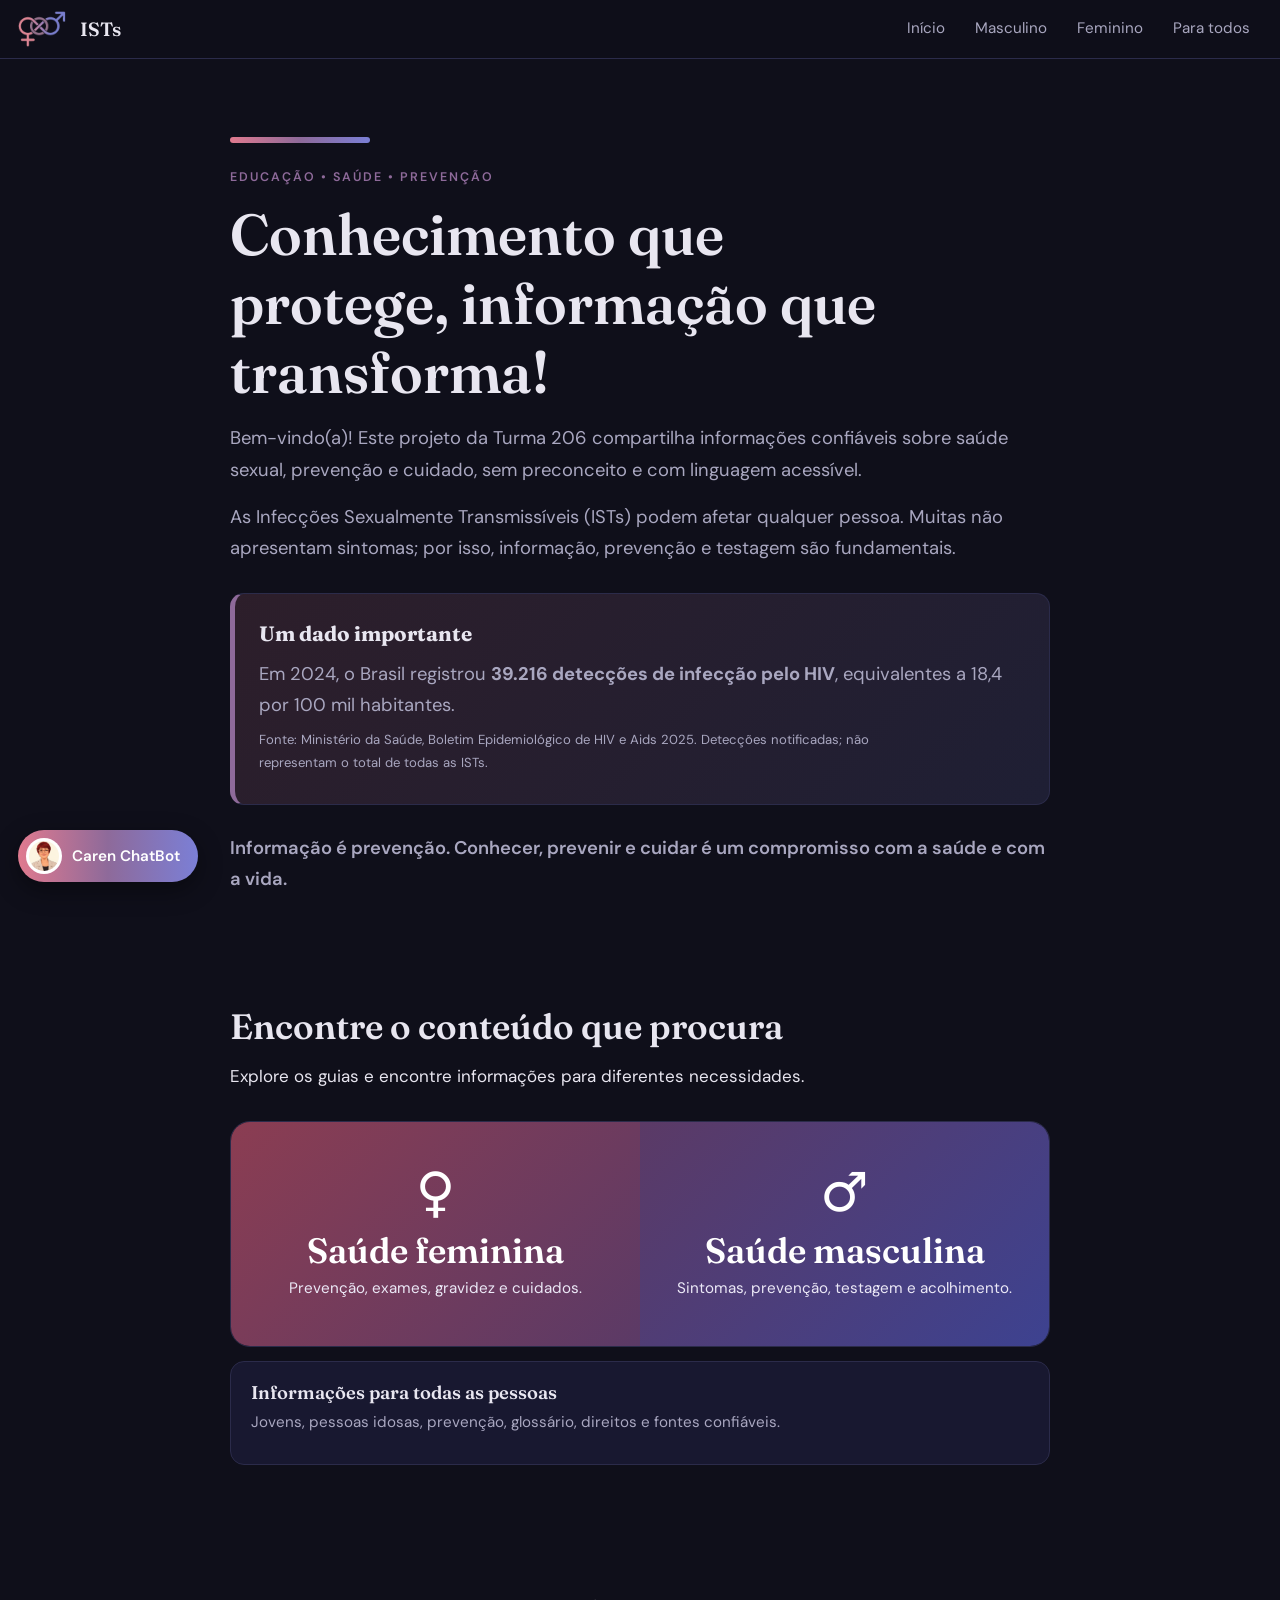
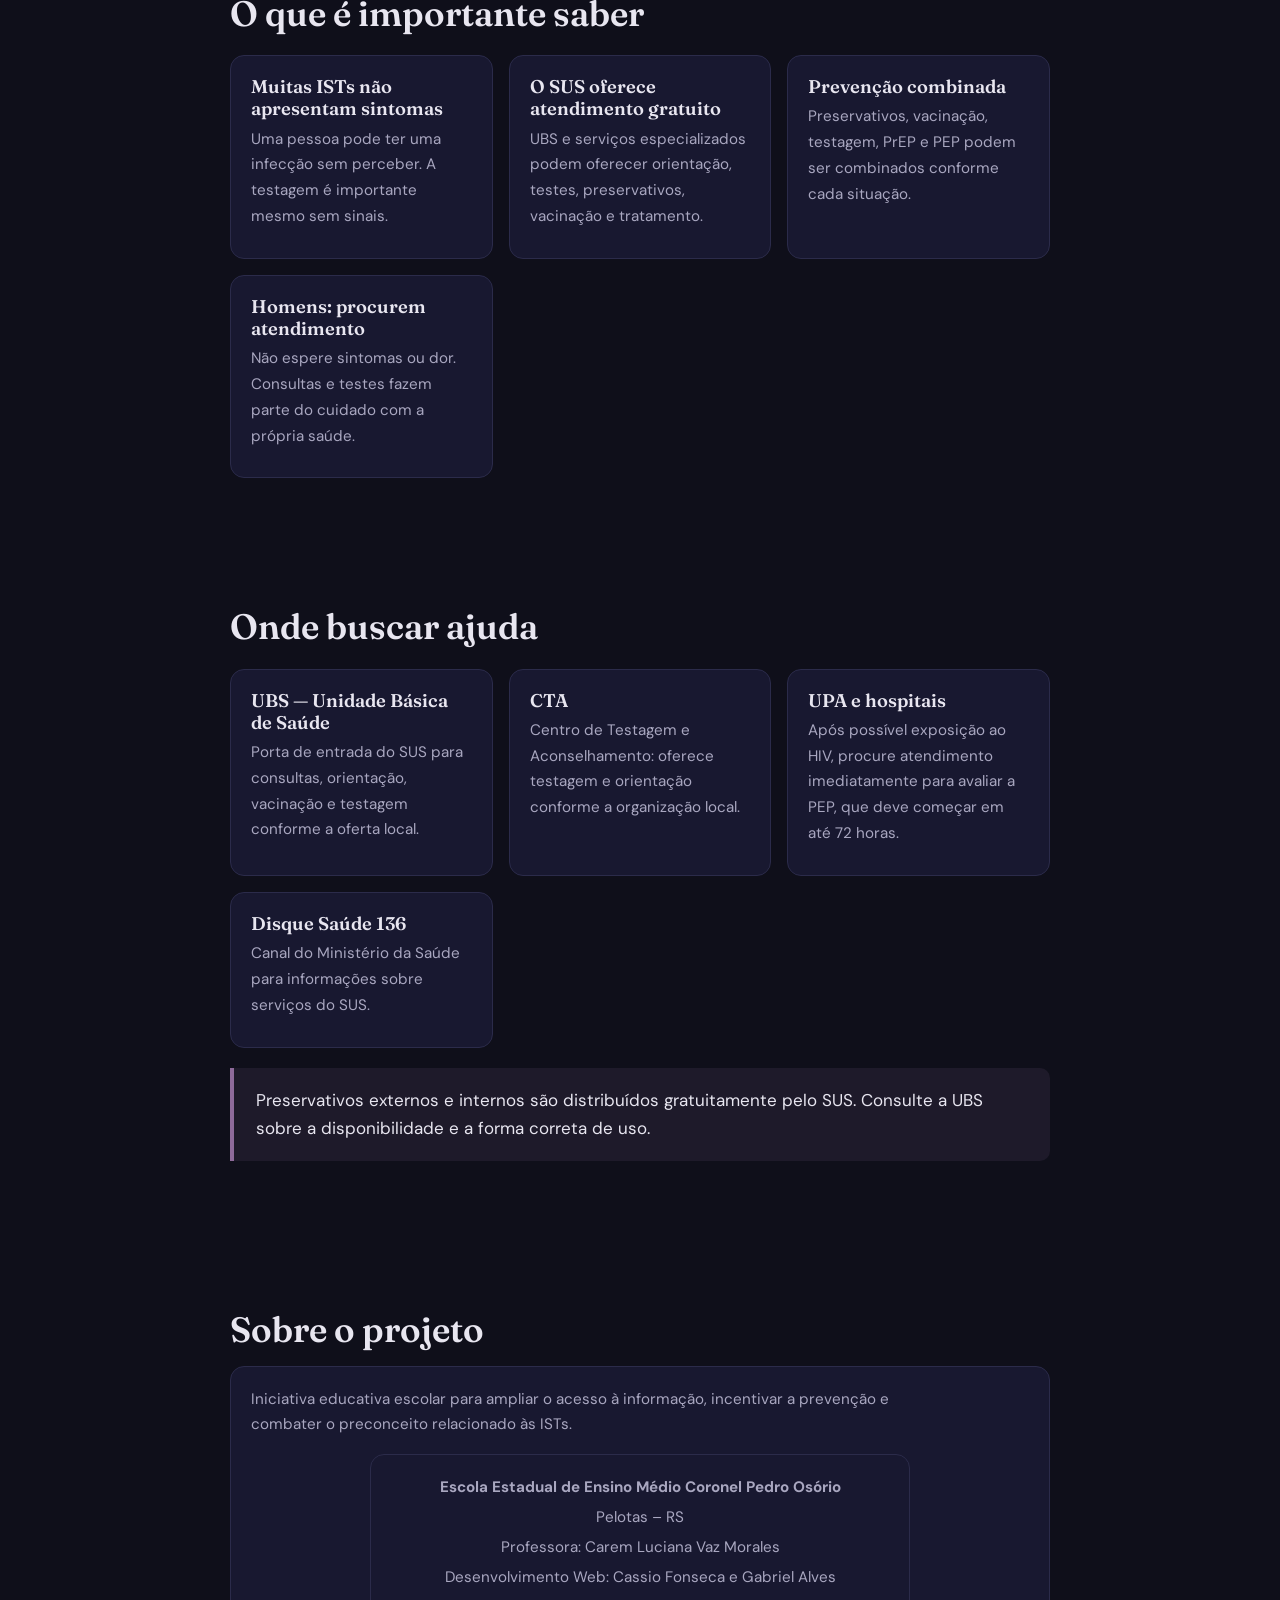
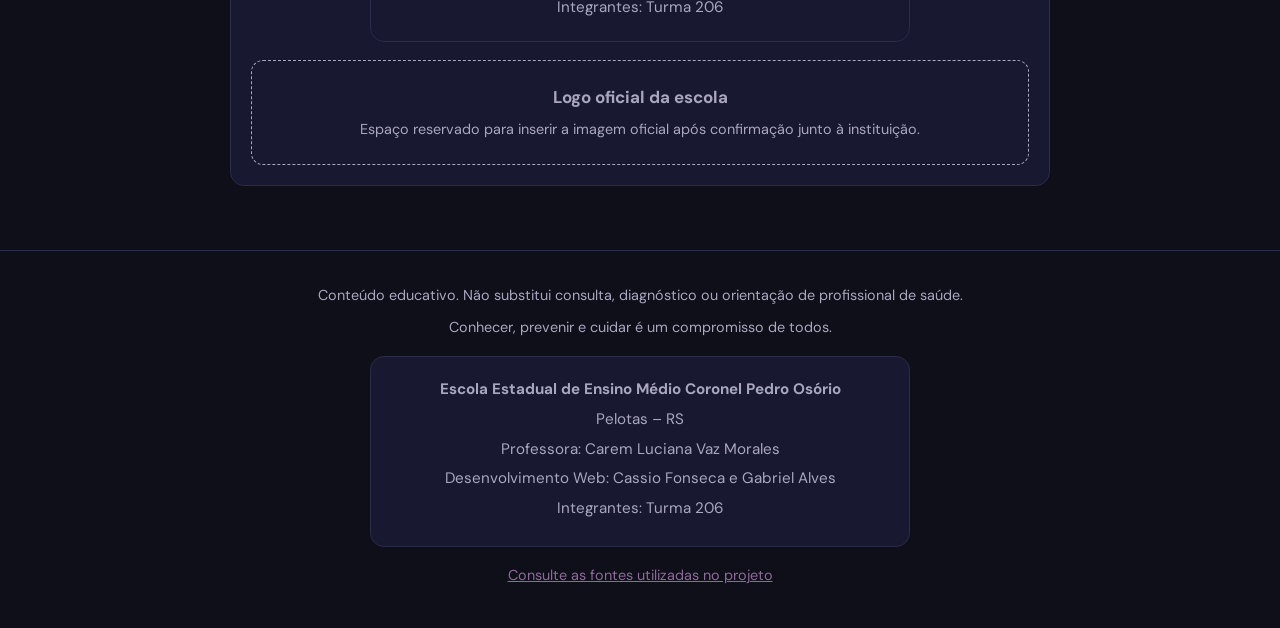
<file: index.html>
<!DOCTYPE html><html lang="pt-BR"><head><meta charset="UTF-8"><meta name="viewport" content="width=device-width, initial-scale=1.0"><title>ISTs - Informação e prevenção</title><meta property="og:title" content="ISTs - Informação e prevenção"><meta property="og:description" content="Conhecimento que protege, informação que transforma."><meta name="description" content="Informação clara sobre ISTs: prevenção, sintomas, testagem e tratamento."><link rel="icon" href="logopdst.png"><link rel="preconnect" href="https://fonts.googleapis.com"><link rel="preconnect" href="https://fonts.gstatic.com" crossorigin><link href="https://fonts.googleapis.com/css2?family=DM+Sans:wght@400;600&family=Fraunces:wght@600&display=swap" rel="stylesheet"><link rel="stylesheet" href="style.css"><link rel="stylesheet" href="extra.css"><link rel="stylesheet" href="melhorias.css"></head><body data-genero=""><a class="pular" href="#principal">Pular para o conteúdo</a><div id="progresso"></div><header class="topo"><button class="botao-menu" aria-label="Abrir menu" aria-expanded="false"><img src="logopdst.png" alt=""></button><a class="marca" href="index.html">ISTs</a><nav aria-label="Principal"><a href="index.html">Início</a><a href="masculino.html">Masculino</a><a href="feminino.html">Feminino</a><a href="todos.html">Para todos</a></nav></header><div id="veu" class="veu"></div><nav id="menu" class="menu" aria-label="Seções"><a href="#inicio">Início</a><a href="#escolha">Guias</a><a href="#fatos">Você sabia?</a><a href="#ajuda">Onde buscar ajuda</a><a href="#projeto">Sobre o projeto</a></nav><main id="principal"><section class="hero hero-inicio" id="inicio"><div class="fio"></div><p class="sobretitulo">EDUCAÇÃO • SAÚDE • PREVENÇÃO</p><h1>Conhecimento que protege, informação que transforma!</h1><p>Bem-vindo(a)! Este projeto da Turma 206 compartilha informações confiáveis sobre saúde sexual, prevenção e cuidado, sem preconceito e com linguagem acessível.</p><p>As Infecções Sexualmente Transmissíveis (ISTs) podem afetar qualquer pessoa. Muitas não apresentam sintomas; por isso, informação, prevenção e testagem são fundamentais.</p><div class="chamada-dado"><strong>Um dado importante</strong><p>Em 2024, o Brasil registrou <strong>39.216 detecções de infecção pelo HIV</strong>, equivalentes a 18,4 por 100 mil habitantes.</p><p class="nota-dado">Fonte: Ministério da Saúde, Boletim Epidemiológico de HIV e Aids 2025. Detecções notificadas; não representam o total de todas as ISTs.</p></div><p class="frase-final">Informação é prevenção. Conhecer, prevenir e cuidar é um compromisso com a saúde e com a vida.</p></section><section class="secao" id="escolha"><h2>Encontre o conteúdo que procura</h2><p>Explore os guias e encontre informações para diferentes necessidades.</p><div class="escolha"><a class="f" href="feminino.html"><span aria-hidden="true">♀</span><h2>Saúde feminina</h2><p>Prevenção, exames, gravidez e cuidados.</p></a><a class="m" href="masculino.html"><span aria-hidden="true">♂</span><h2>Saúde masculina</h2><p>Sintomas, prevenção, testagem e acolhimento.</p></a></div><a class="cartao largo" href="todos.html"><h3>Informações para todas as pessoas</h3><p>Jovens, pessoas idosas, prevenção, glossário, direitos e fontes confiáveis.</p></a></section><section class="secao" id="fatos"><h2>O que é importante saber</h2><div class="grade"><div class="cartao"><h3>Muitas ISTs não apresentam sintomas</h3><p>Uma pessoa pode ter uma infecção sem perceber. A testagem é importante mesmo sem sinais.</p></div><div class="cartao"><h3>O SUS oferece atendimento gratuito</h3><p>UBS e serviços especializados podem oferecer orientação, testes, preservativos, vacinação e tratamento.</p></div><div class="cartao"><h3>Prevenção combinada</h3><p>Preservativos, vacinação, testagem, PrEP e PEP podem ser combinados conforme cada situação.</p></div><div class="cartao"><h3>Homens: procurem atendimento</h3><p>Não espere sintomas ou dor. Consultas e testes fazem parte do cuidado com a própria saúde.</p></div></div></section><section class="secao" id="ajuda"><h2>Onde buscar ajuda</h2><div class="grade"><div class="cartao"><h3>UBS — Unidade Básica de Saúde</h3><p>Porta de entrada do SUS para consultas, orientação, vacinação e testagem conforme a oferta local.</p></div><div class="cartao"><h3>CTA</h3><p>Centro de Testagem e Aconselhamento: oferece testagem e orientação conforme a organização local.</p></div><div class="cartao"><h3>UPA e hospitais</h3><p>Após possível exposição ao HIV, procure atendimento imediatamente para avaliar a PEP, que deve começar em até 72 horas.</p></div><div class="cartao"><h3>Disque Saúde 136</h3><p>Canal do Ministério da Saúde para informações sobre serviços do SUS.</p></div></div><div class="destaque">Preservativos externos e internos são distribuídos gratuitamente pelo SUS. Consulte a UBS sobre a disponibilidade e a forma correta de uso.</div></section><section class="secao" id="projeto"><h2>Sobre o projeto</h2><div class="cartao"><p>Iniciativa educativa escolar para ampliar o acesso à informação, incentivar a prevenção e combater o preconceito relacionado às ISTs.</p><div class="cartao identidade"><p><strong>Escola Estadual de Ensino Médio Coronel Pedro Osório</strong></p><p>Pelotas – RS</p><p>Professora: Carem Luciana Vaz Morales</p><p>Desenvolvimento Web: Cassio Fonseca e Gabriel Alves</p><p>Integrantes: Turma 206</p></div><div class="reserva-logo"><strong>Logo oficial da escola</strong><p>Espaço reservado para inserir a imagem oficial após confirmação junto à instituição.</p></div></div></section></main><footer class="rodape"><p>Conteúdo educativo. Não substitui consulta, diagnóstico ou orientação de profissional de saúde.</p><p>Conhecer, prevenir e cuidar é um compromisso de todos.</p><div class="cartao identidade"><p><strong>Escola Estadual de Ensino Médio Coronel Pedro Osório</strong></p><p>Pelotas – RS</p><p>Professora: Carem Luciana Vaz Morales</p><p>Desenvolvimento Web: Cassio Fonseca e Gabriel Alves</p><p>Integrantes: Turma 206</</p></div><p><a href="todos.html#fontes">Consulte as fontes utilizadas no projeto</a></p></footer><button id="subir" aria-label="Voltar ao topo">↑</button><script src="script.js"></script><script src="chatbot.js"></script></body></html>
</file>
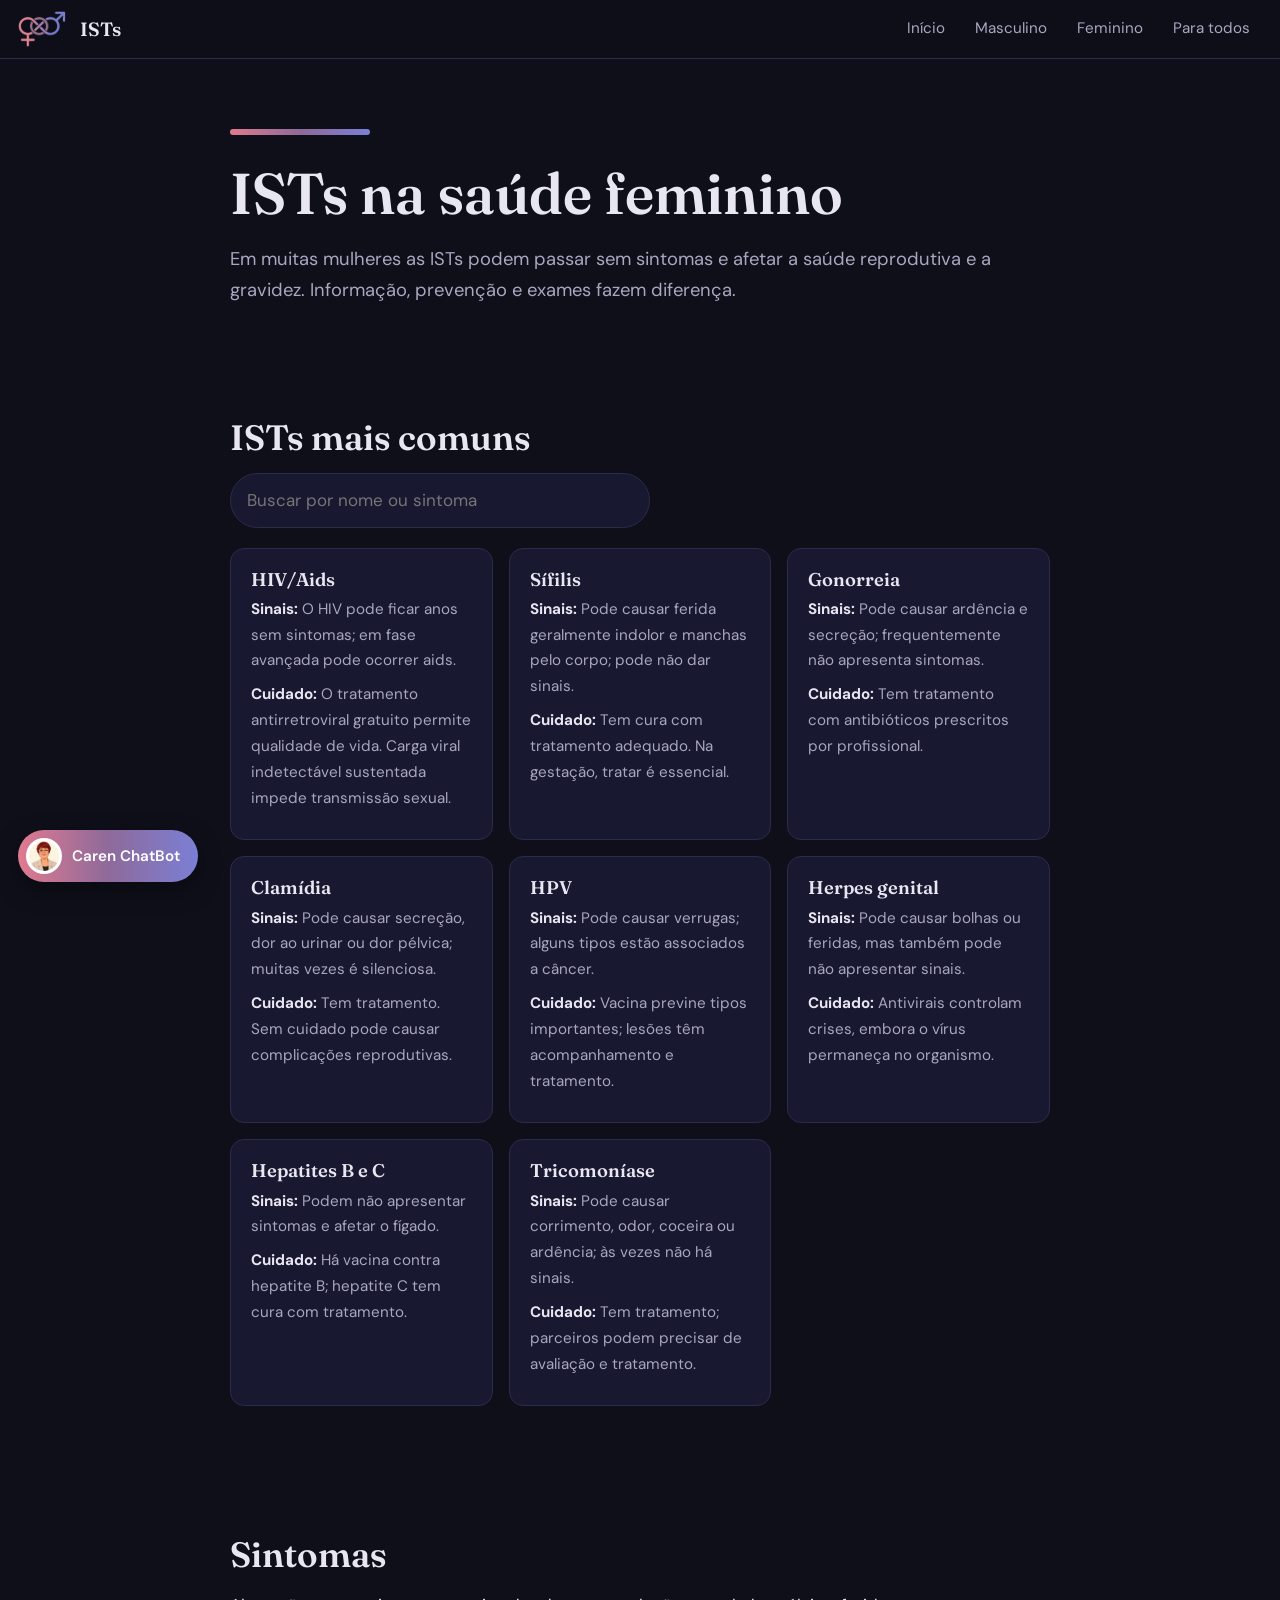
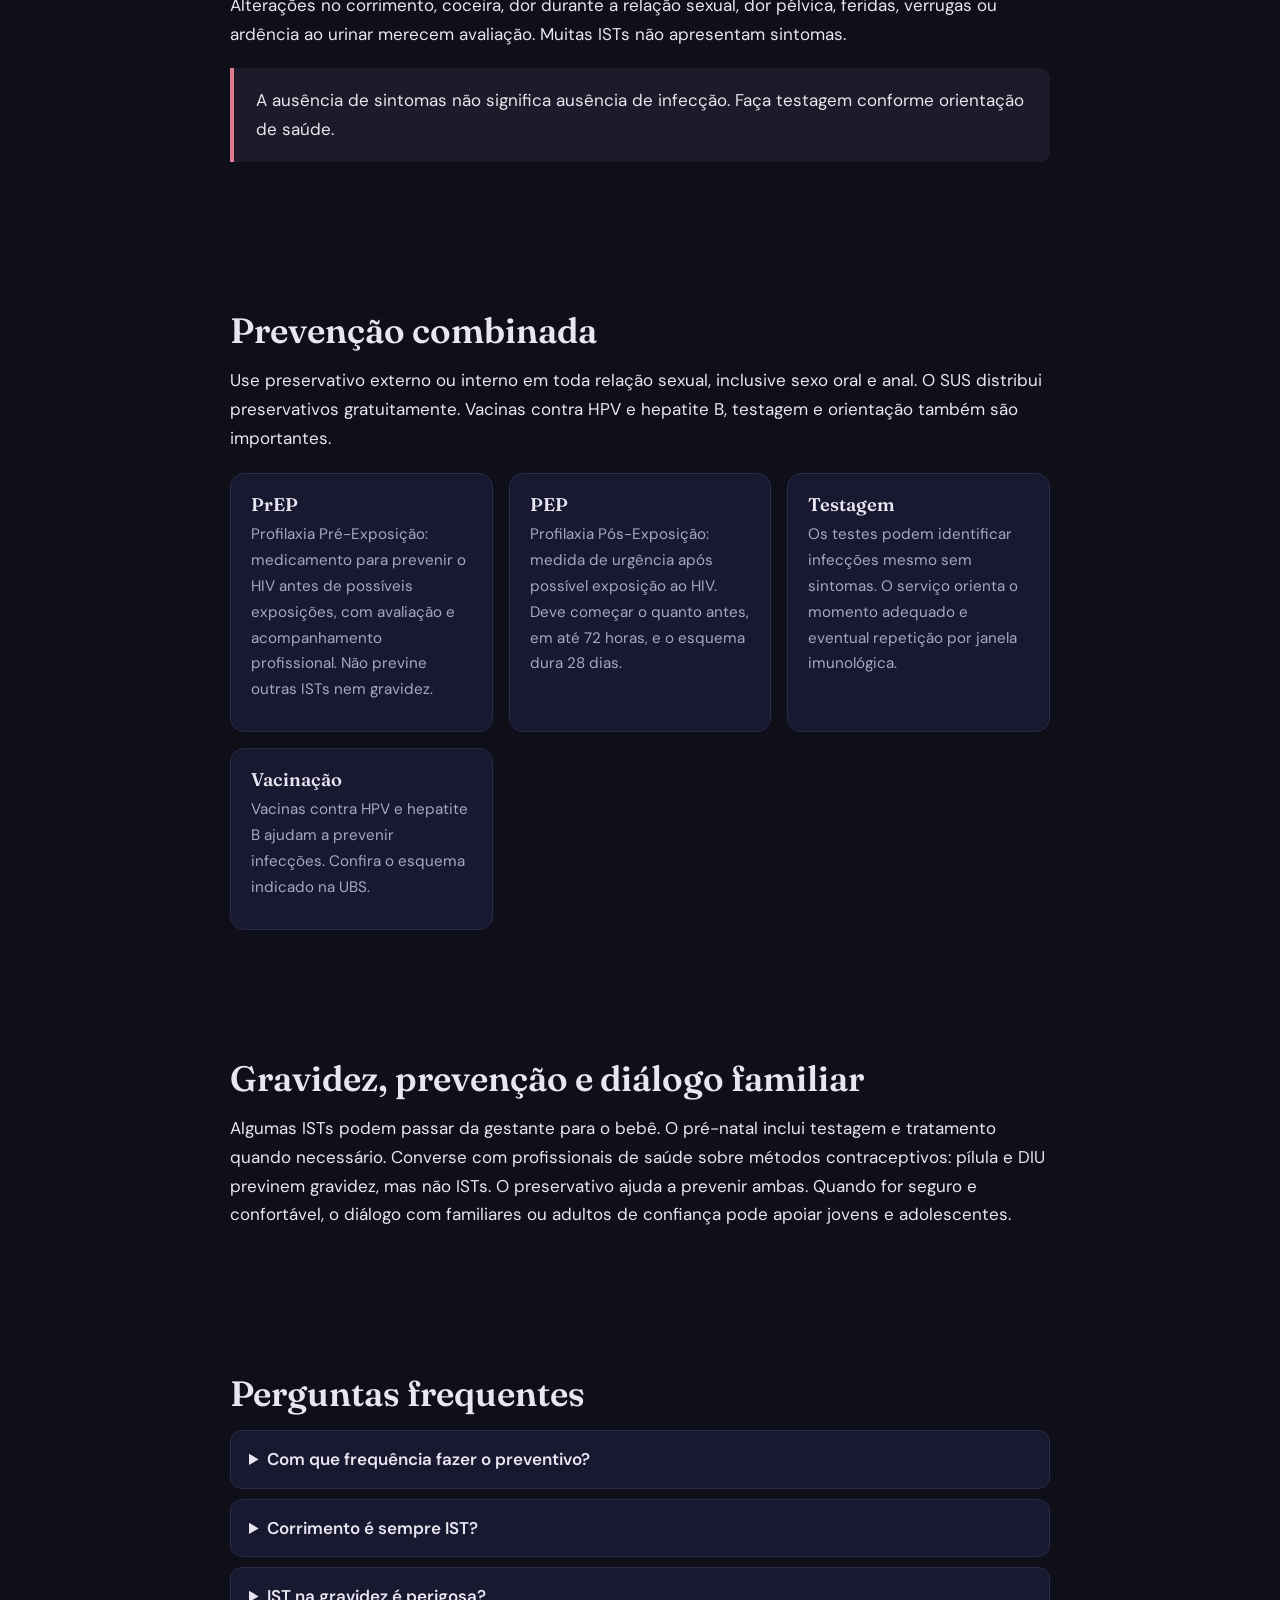
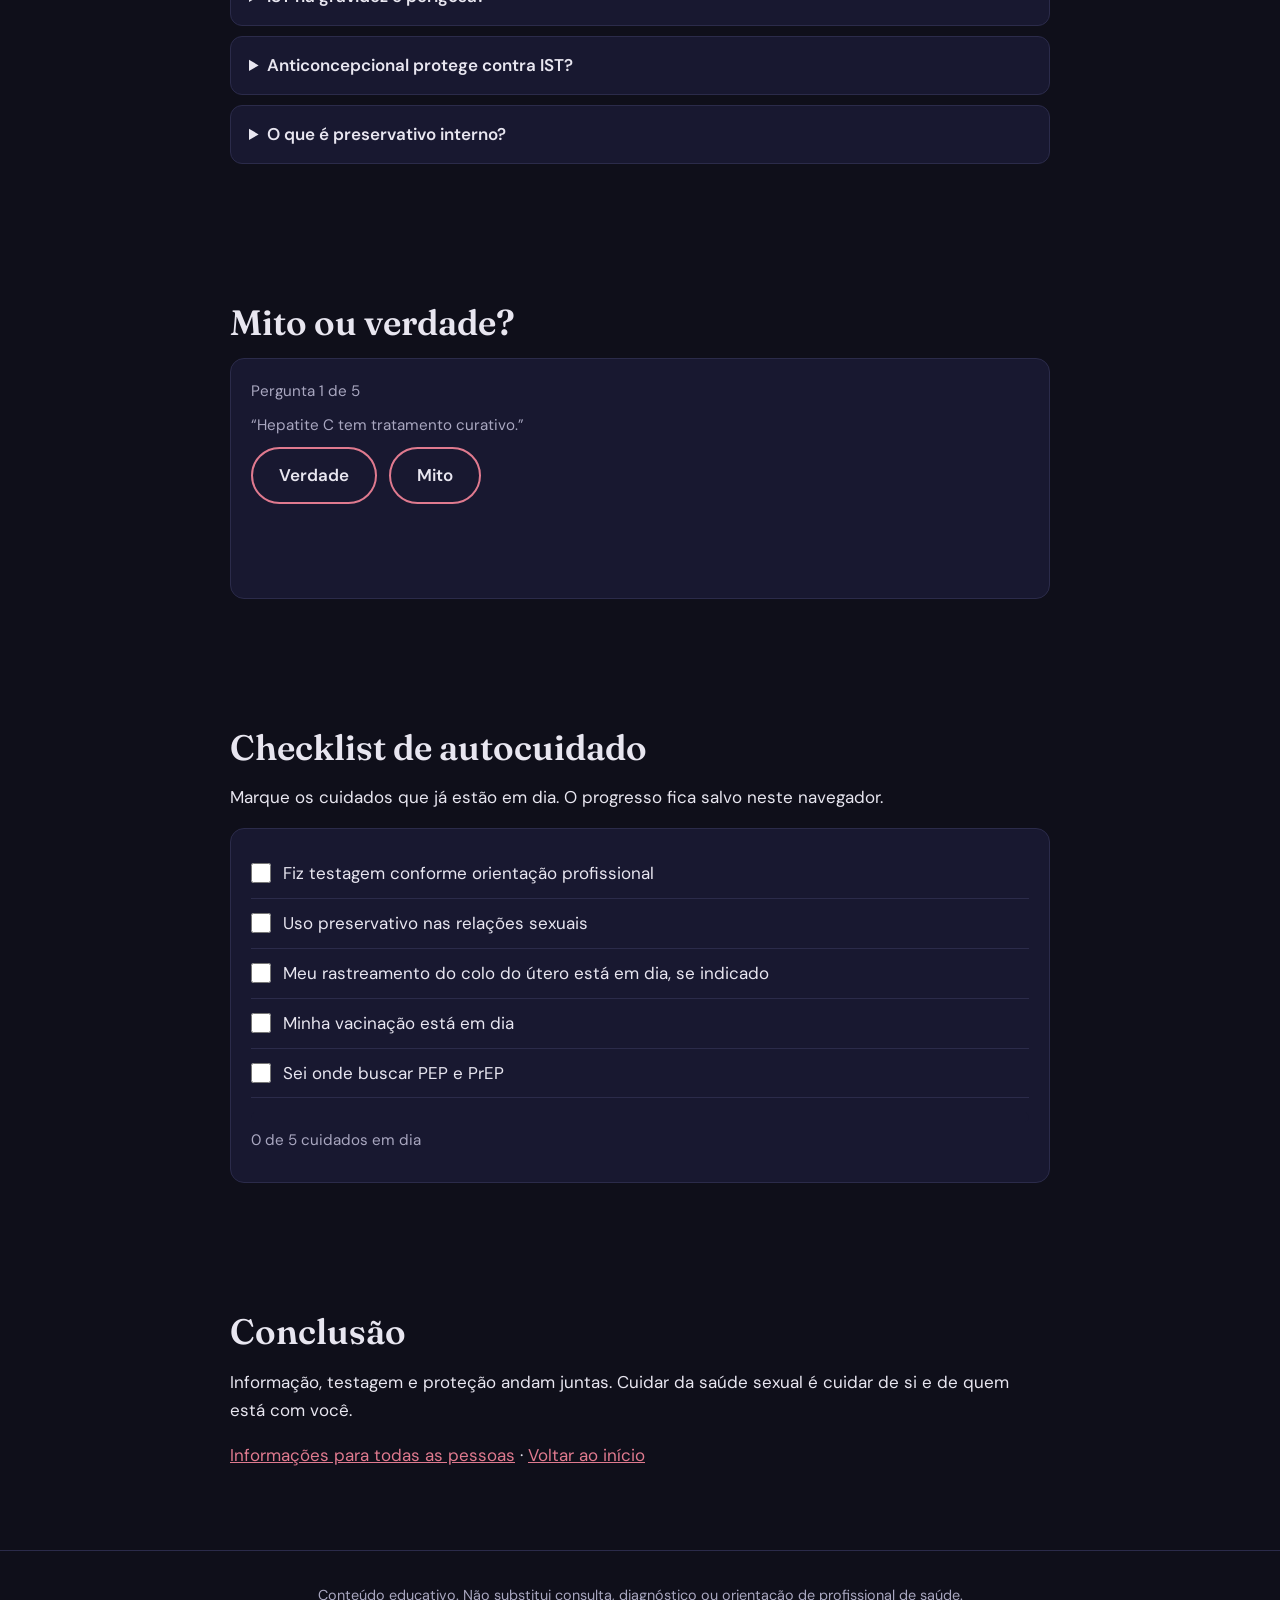
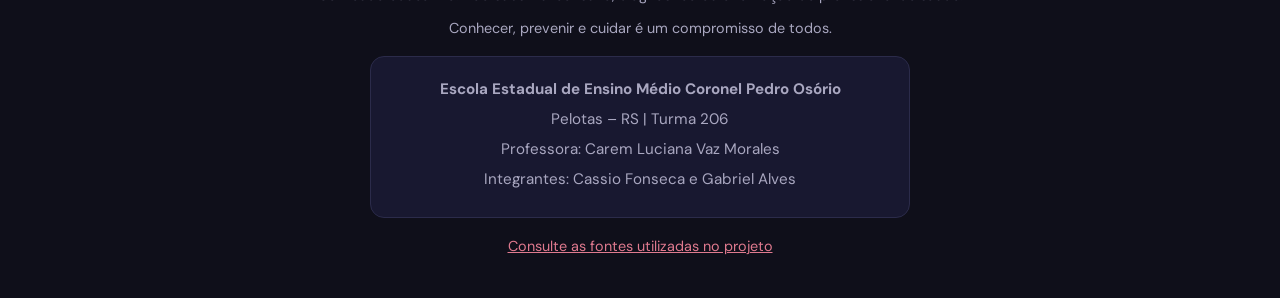
<file: feminino.html>
<!DOCTYPE html><html lang="pt-BR"><head><meta charset="UTF-8"><meta name="viewport" content="width=device-width, initial-scale=1.0"><title>ISTs - Feminino</title><meta name="description" content="Informação clara sobre ISTs: prevenção, sintomas, testagem e tratamento."><link rel="icon" href="logopdst.png"><link rel="preconnect" href="https://fonts.googleapis.com"><link rel="preconnect" href="https://fonts.gstatic.com" crossorigin><link href="https://fonts.googleapis.com/css2?family=DM+Sans:wght@400;600&family=Fraunces:wght@600&display=swap" rel="stylesheet"><link rel="stylesheet" href="style.css"><link rel="stylesheet" href="extra.css"><link rel="stylesheet" href="melhorias.css"></head><body class="tema-f" data-genero="f"><a class="pular" href="#principal">Pular para o conteúdo</a><div id="progresso"></div><header class="topo"><button class="botao-menu" aria-label="Abrir menu" aria-expanded="false"><img src="logopdst.png" alt=""></button><a class="marca" href="index.html">ISTs</a><nav aria-label="Principal"><a href="index.html">Início</a><a href="masculino.html">Masculino</a><a href="feminino.html">Feminino</a><a href="todos.html">Para todos</a></nav></header><div id="veu" class="veu"></div><nav id="menu" class="menu" aria-label="Seções"><a href="#intro">Introdução</a><a href="#lista">ISTs comuns</a><a href="#sintomas">Sintomas</a><a href="#prevencao">Prevenção</a><a href="#gravidez">Gravidez</a><a href="#faq-sec">Perguntas</a><a href="#quiz-secao">Mito ou verdade</a><a href="#check-secao">Autocuidado</a><a href="#conclusao">Conclusão</a></nav><main id="principal"><section class="hero" id="intro"><div class="fio"></div><h1>ISTs na saúde feminino</h1><p>Em muitas mulheres as ISTs podem passar sem sintomas e afetar a saúde reprodutiva e a gravidez. Informação, prevenção e exames fazem diferença.</p></section><section class="secao" id="lista"><h2>ISTs mais comuns</h2><input type="search" id="busca" placeholder="Buscar por nome ou sintoma" aria-label="Buscar IST"><div class="grade" id="ists"></div></section><section class="secao" id="sintomas"><h2>Sintomas</h2><p>Alterações no corrimento, coceira, dor durante a relação sexual, dor pélvica, feridas, verrugas ou ardência ao urinar merecem avaliação. Muitas ISTs não apresentam sintomas.</p><div class="destaque">A ausência de sintomas não significa ausência de infecção. Faça testagem conforme orientação de saúde.</div></section><section class="secao" id="prevencao"><h2>Prevenção combinada</h2><p>Use preservativo externo ou interno em toda relação sexual, inclusive sexo oral e anal. O SUS distribui preservativos gratuitamente. Vacinas contra HPV e hepatite B, testagem e orientação também são importantes.</p><div class="grade"><div class="cartao"><h3>PrEP</h3><p>Profilaxia Pré-Exposição: medicamento para prevenir o HIV antes de possíveis exposições, com avaliação e acompanhamento profissional. Não previne outras ISTs nem gravidez.</p></div><div class="cartao"><h3>PEP</h3><p>Profilaxia Pós-Exposição: medida de urgência após possível exposição ao HIV. Deve começar o quanto antes, em até 72 horas, e o esquema dura 28 dias.</p></div><div class="cartao"><h3>Testagem</h3><p>Os testes podem identificar infecções mesmo sem sintomas. O serviço orienta o momento adequado e eventual repetição por janela imunológica.</p></div><div class="cartao"><h3>Vacinação</h3><p>Vacinas contra HPV e hepatite B ajudam a prevenir infecções. Confira o esquema indicado na UBS.</p></div></div></section><section class="secao" id="gravidez"><h2>Gravidez, prevenção e diálogo familiar</h2><p>Algumas ISTs podem passar da gestante para o bebê. O pré-natal inclui testagem e tratamento quando necessário. Converse com profissionais de saúde sobre métodos contraceptivos: pílula e DIU previnem gravidez, mas não ISTs. O preservativo ajuda a prevenir ambas. Quando for seguro e confortável, o diálogo com familiares ou adultos de confiança pode apoiar jovens e adolescentes.</p></section><section class="secao" id="faq-sec"><h2>Perguntas frequentes</h2><div id="faq"></div></section><section class="secao" id="quiz-secao"><h2>Mito ou verdade?</h2><div class="cartao" id="quiz"></div></section><section class="secao" id="check-secao"><h2>Checklist de autocuidado</h2><p>Marque os cuidados que já estão em dia. O progresso fica salvo neste navegador.</p><div class="cartao" id="check"></div></section><section class="secao" id="conclusao"><h2>Conclusão</h2><p>Informação, testagem e proteção andam juntas. Cuidar da saúde sexual é cuidar de si e de quem está com você.</p><p><a href="todos.html">Informações para todas as pessoas</a> · <a href="index.html">Voltar ao início</a></p></section></main><footer class="rodape"><p>Conteúdo educativo. Não substitui consulta, diagnóstico ou orientação de profissional de saúde.</p><p>Conhecer, prevenir e cuidar é um compromisso de todos.</p><div class="cartao identidade"><p><strong>Escola Estadual de Ensino Médio Coronel Pedro Osório</strong></p><p>Pelotas – RS | Turma 206</p><p>Professora: Carem Luciana Vaz Morales</p><p>Integrantes: Cassio Fonseca e Gabriel Alves</p></div><p><a href="todos.html#fontes">Consulte as fontes utilizadas no projeto</a></p></footer><button id="subir" aria-label="Voltar ao topo">↑</button><script src="script.js"></script><script src="chatbot.js"></script></body></html>
</file>
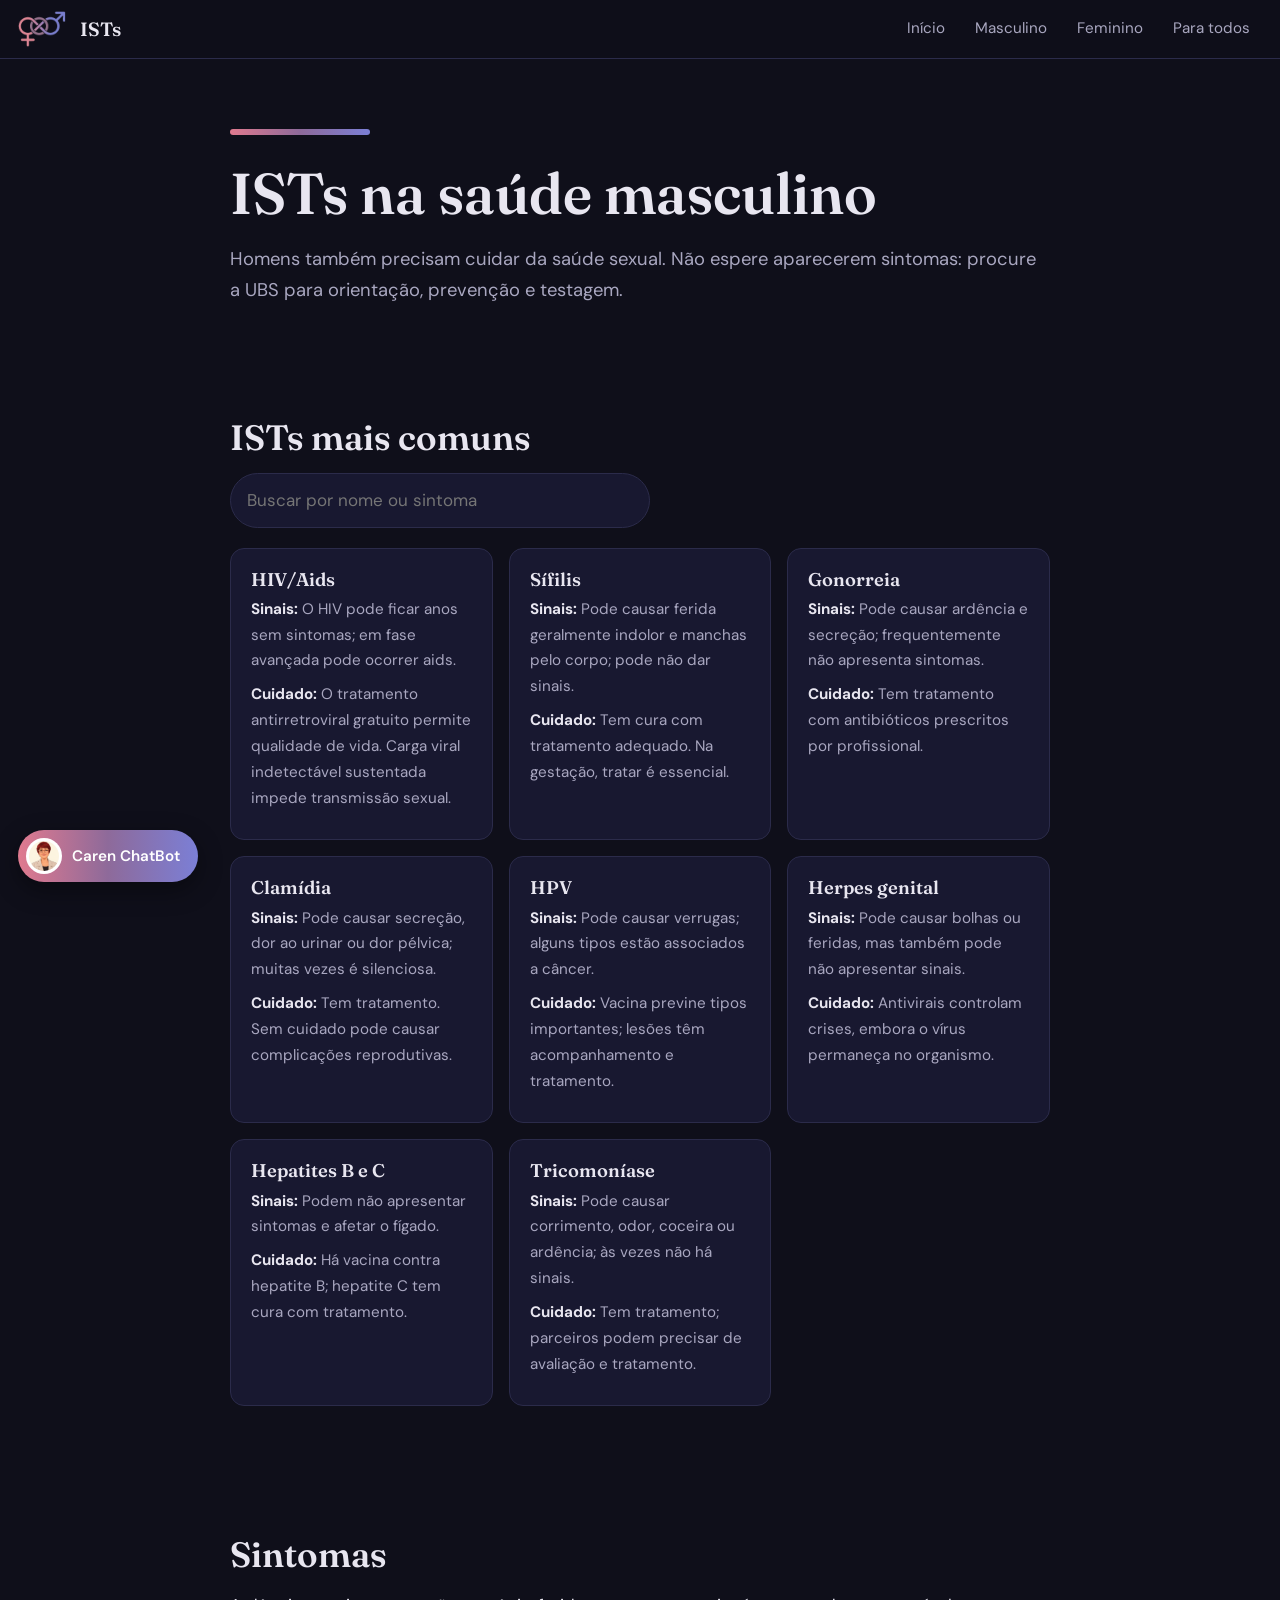
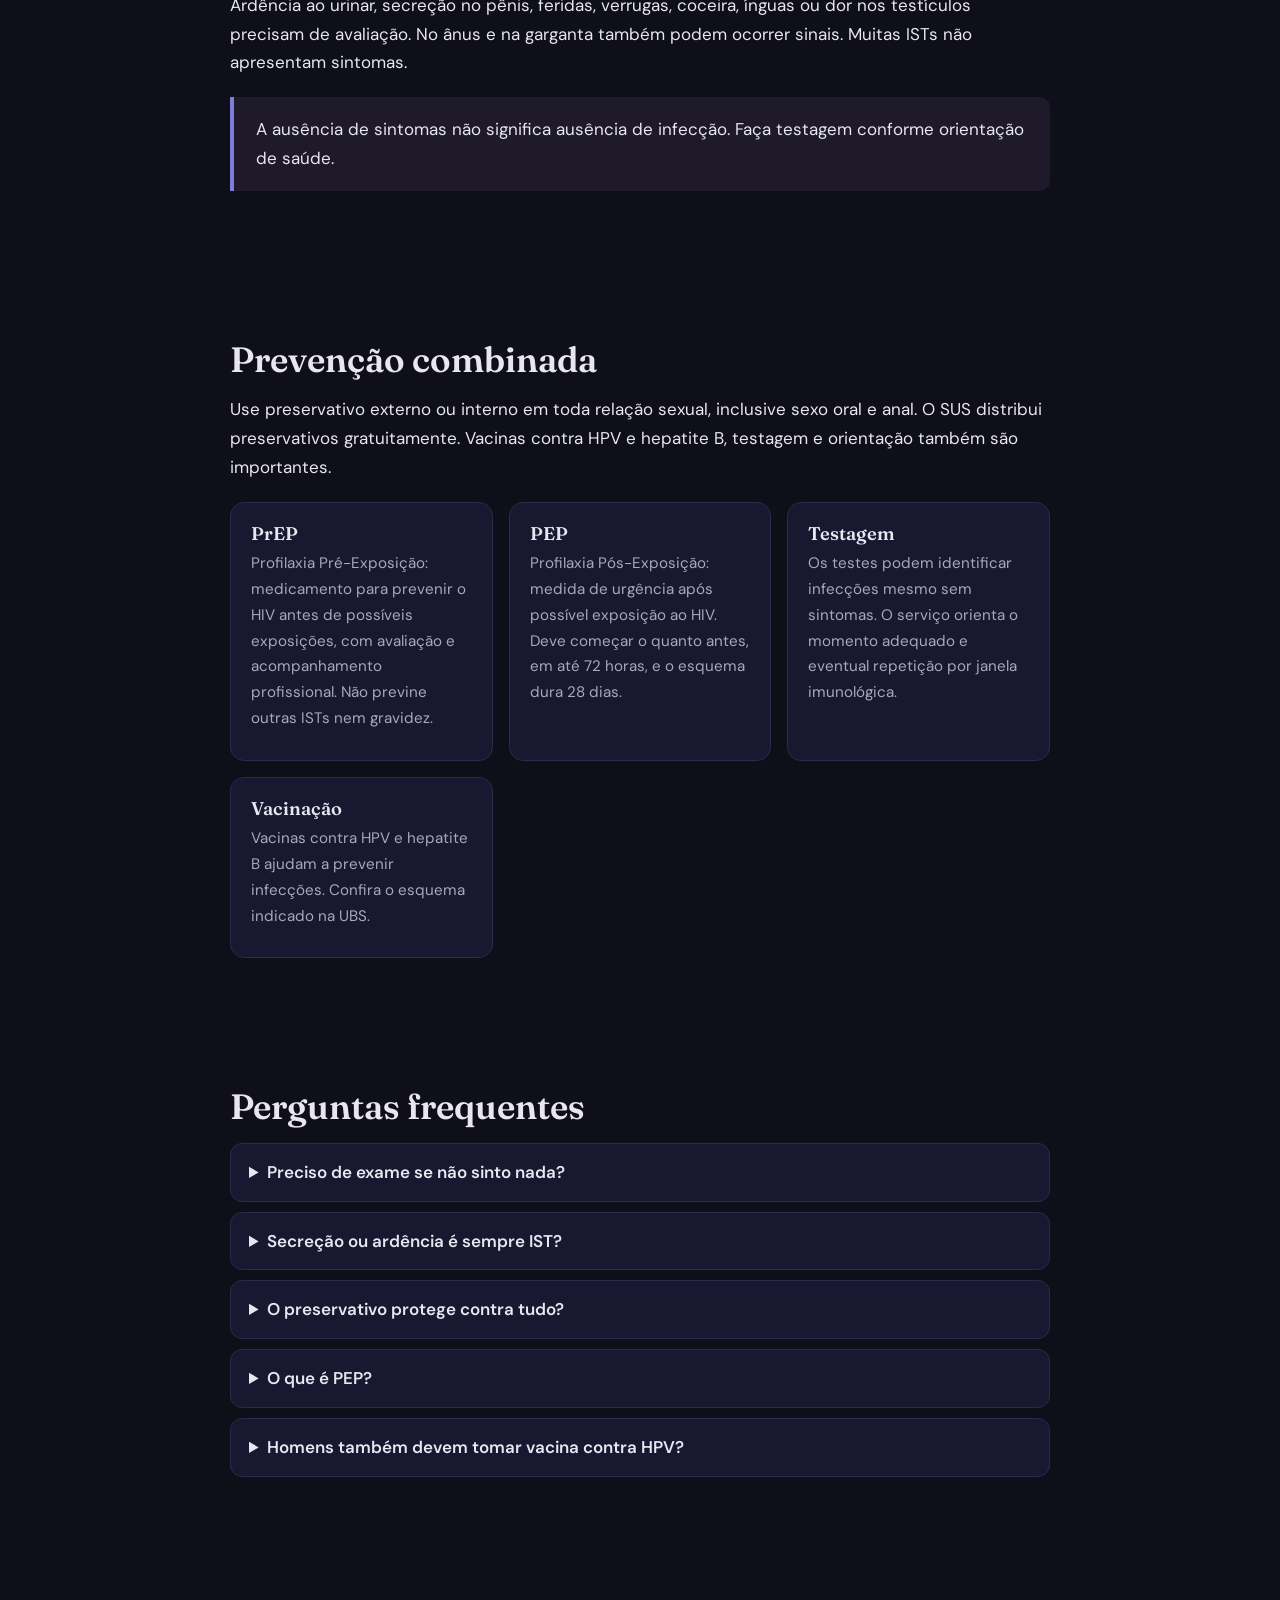
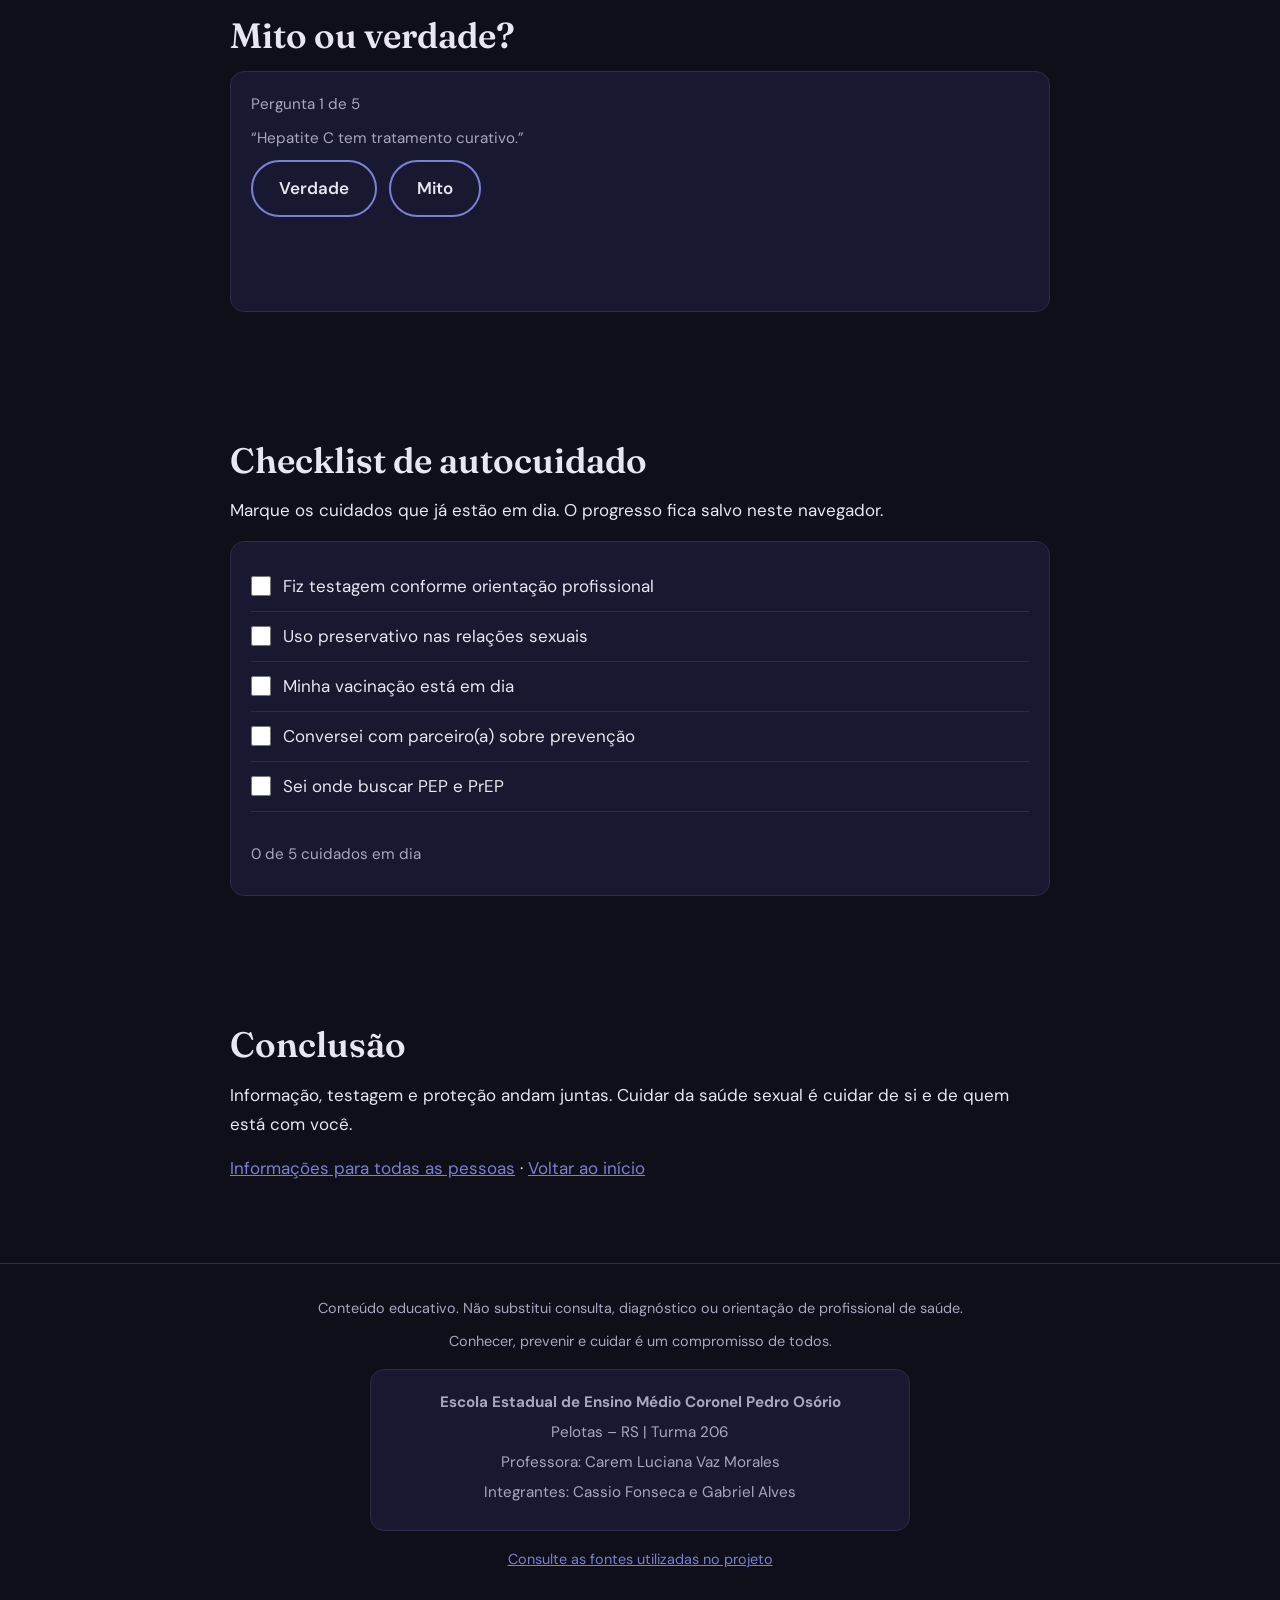
<file: masculino.html>
<!DOCTYPE html><html lang="pt-BR"><head><meta charset="UTF-8"><meta name="viewport" content="width=device-width, initial-scale=1.0"><title>ISTs - Masculino</title><meta name="description" content="Informação clara sobre ISTs: prevenção, sintomas, testagem e tratamento."><link rel="icon" href="logopdst.png"><link rel="preconnect" href="https://fonts.googleapis.com"><link rel="preconnect" href="https://fonts.gstatic.com" crossorigin><link href="https://fonts.googleapis.com/css2?family=DM+Sans:wght@400;600&family=Fraunces:wght@600&display=swap" rel="stylesheet"><link rel="stylesheet" href="style.css"><link rel="stylesheet" href="extra.css"><link rel="stylesheet" href="melhorias.css"></head><body class="tema-m" data-genero="m"><a class="pular" href="#principal">Pular para o conteúdo</a><div id="progresso"></div><header class="topo"><button class="botao-menu" aria-label="Abrir menu" aria-expanded="false"><img src="logopdst.png" alt=""></button><a class="marca" href="index.html">ISTs</a><nav aria-label="Principal"><a href="index.html">Início</a><a href="masculino.html">Masculino</a><a href="feminino.html">Feminino</a><a href="todos.html">Para todos</a></nav></header><div id="veu" class="veu"></div><nav id="menu" class="menu" aria-label="Seções"><a href="#intro">Introdução</a><a href="#lista">ISTs comuns</a><a href="#sintomas">Sintomas</a><a href="#prevencao">Prevenção</a><a href="#faq-sec">Perguntas</a><a href="#quiz-secao">Mito ou verdade</a><a href="#check-secao">Autocuidado</a><a href="#conclusao">Conclusão</a></nav><main id="principal"><section class="hero" id="intro"><div class="fio"></div><h1>ISTs na saúde masculino</h1><p>Homens também precisam cuidar da saúde sexual. Não espere aparecerem sintomas: procure a UBS para orientação, prevenção e testagem.</p></section><section class="secao" id="lista"><h2>ISTs mais comuns</h2><input type="search" id="busca" placeholder="Buscar por nome ou sintoma" aria-label="Buscar IST"><div class="grade" id="ists"></div></section><section class="secao" id="sintomas"><h2>Sintomas</h2><p>Ardência ao urinar, secreção no pênis, feridas, verrugas, coceira, ínguas ou dor nos testículos precisam de avaliação. No ânus e na garganta também podem ocorrer sinais. Muitas ISTs não apresentam sintomas.</p><div class="destaque">A ausência de sintomas não significa ausência de infecção. Faça testagem conforme orientação de saúde.</div></section><section class="secao" id="prevencao"><h2>Prevenção combinada</h2><p>Use preservativo externo ou interno em toda relação sexual, inclusive sexo oral e anal. O SUS distribui preservativos gratuitamente. Vacinas contra HPV e hepatite B, testagem e orientação também são importantes.</p><div class="grade"><div class="cartao"><h3>PrEP</h3><p>Profilaxia Pré-Exposição: medicamento para prevenir o HIV antes de possíveis exposições, com avaliação e acompanhamento profissional. Não previne outras ISTs nem gravidez.</p></div><div class="cartao"><h3>PEP</h3><p>Profilaxia Pós-Exposição: medida de urgência após possível exposição ao HIV. Deve começar o quanto antes, em até 72 horas, e o esquema dura 28 dias.</p></div><div class="cartao"><h3>Testagem</h3><p>Os testes podem identificar infecções mesmo sem sintomas. O serviço orienta o momento adequado e eventual repetição por janela imunológica.</p></div><div class="cartao"><h3>Vacinação</h3><p>Vacinas contra HPV e hepatite B ajudam a prevenir infecções. Confira o esquema indicado na UBS.</p></div></div></section><section class="secao" id="faq-sec"><h2>Perguntas frequentes</h2><div id="faq"></div></section><section class="secao" id="quiz-secao"><h2>Mito ou verdade?</h2><div class="cartao" id="quiz"></div></section><section class="secao" id="check-secao"><h2>Checklist de autocuidado</h2><p>Marque os cuidados que já estão em dia. O progresso fica salvo neste navegador.</p><div class="cartao" id="check"></div></section><section class="secao" id="conclusao"><h2>Conclusão</h2><p>Informação, testagem e proteção andam juntas. Cuidar da saúde sexual é cuidar de si e de quem está com você.</p><p><a href="todos.html">Informações para todas as pessoas</a> · <a href="index.html">Voltar ao início</a></p></section></main><footer class="rodape"><p>Conteúdo educativo. Não substitui consulta, diagnóstico ou orientação de profissional de saúde.</p><p>Conhecer, prevenir e cuidar é um compromisso de todos.</p><div class="cartao identidade"><p><strong>Escola Estadual de Ensino Médio Coronel Pedro Osório</strong></p><p>Pelotas – RS | Turma 206</p><p>Professora: Carem Luciana Vaz Morales</p><p>Integrantes: Cassio Fonseca e Gabriel Alves</p></div><p><a href="todos.html#fontes">Consulte as fontes utilizadas no projeto</a></p></footer><button id="subir" aria-label="Voltar ao topo">↑</button><script src="script.js"></script><script src="chatbot.js"></script></body></html>
</file>
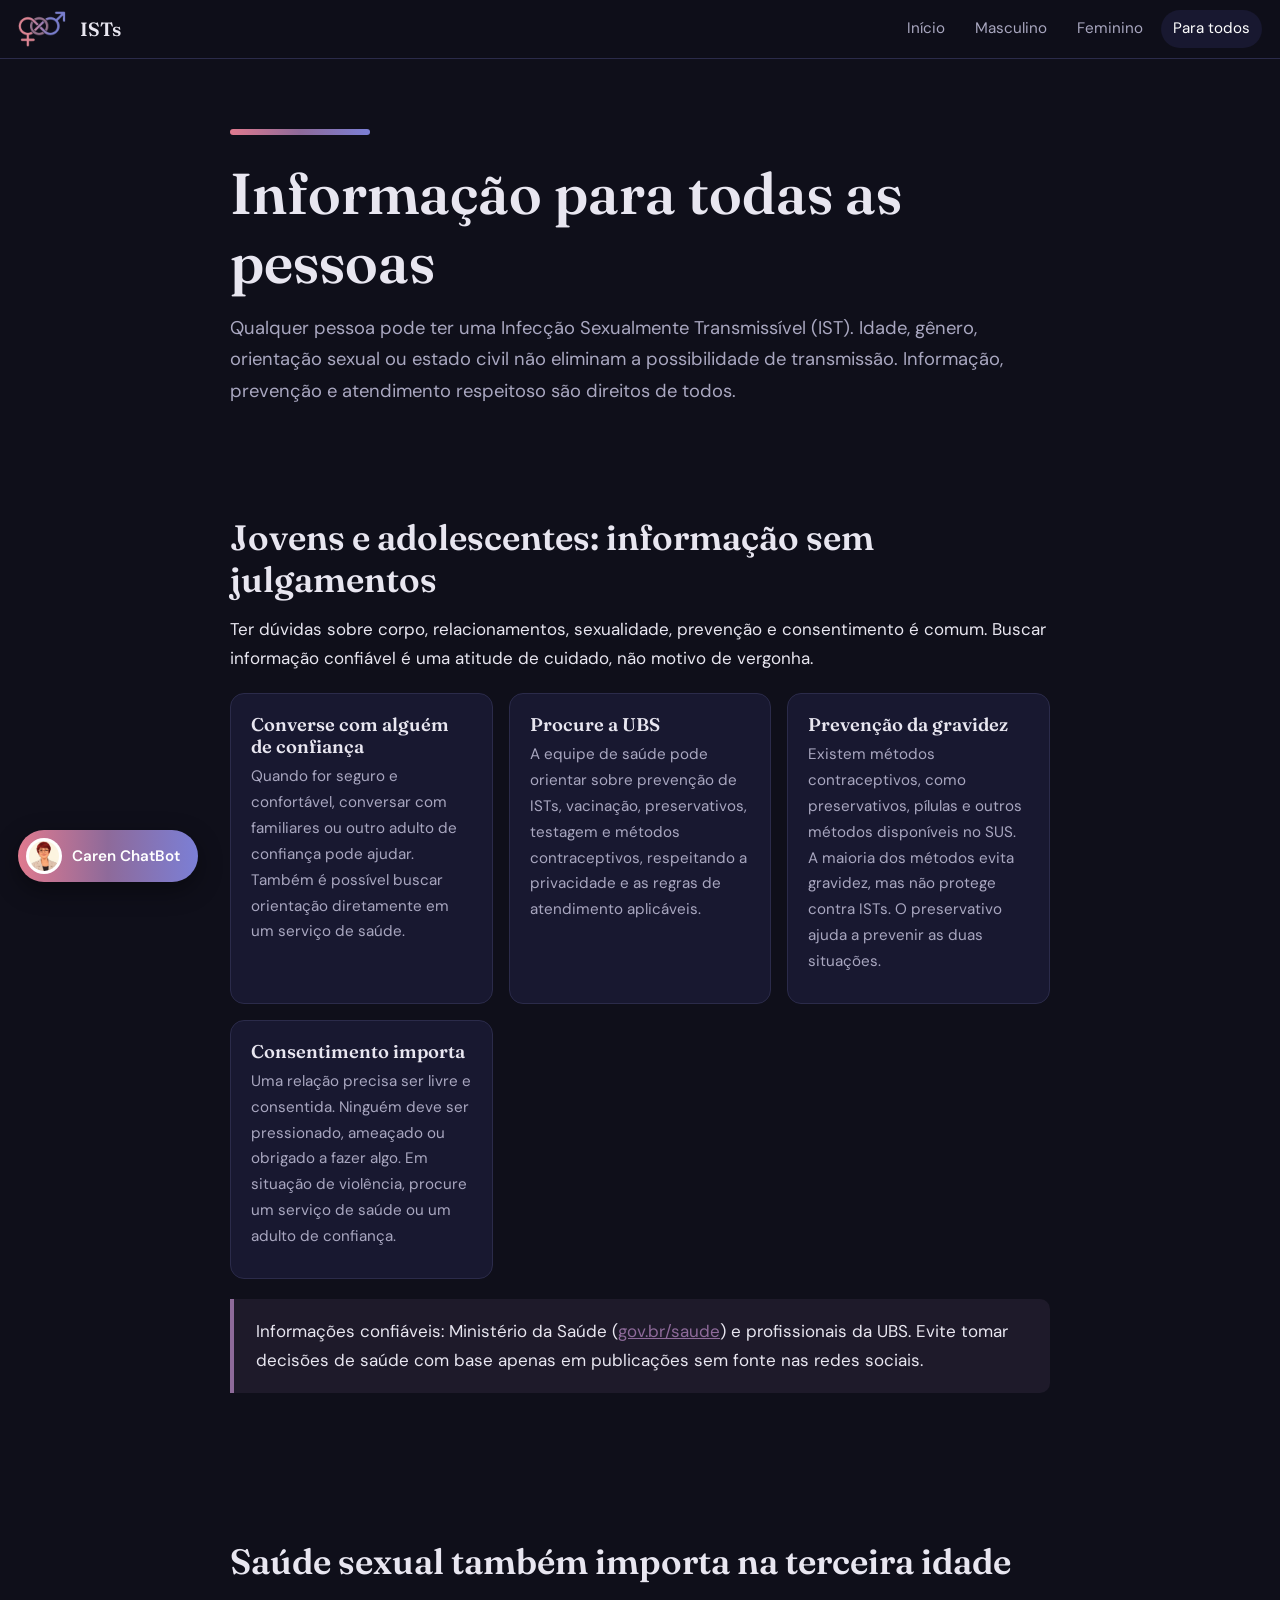
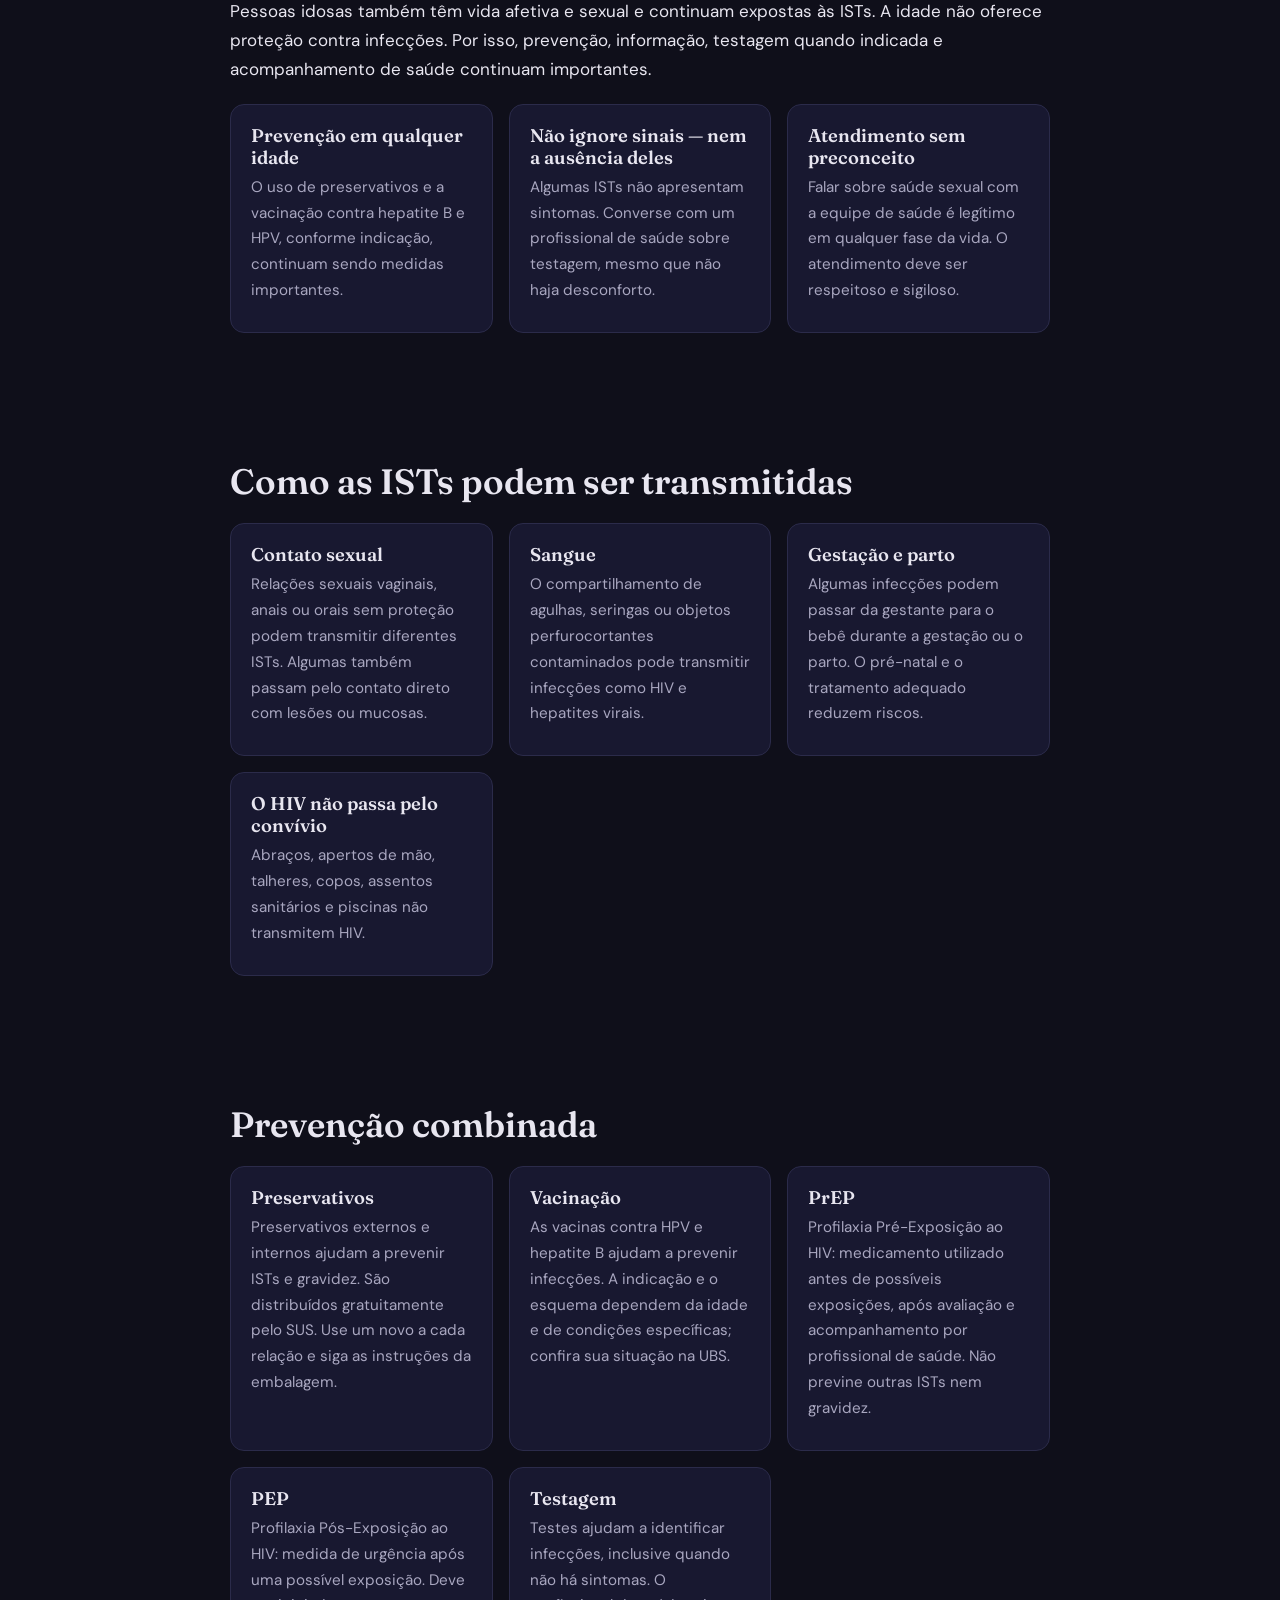
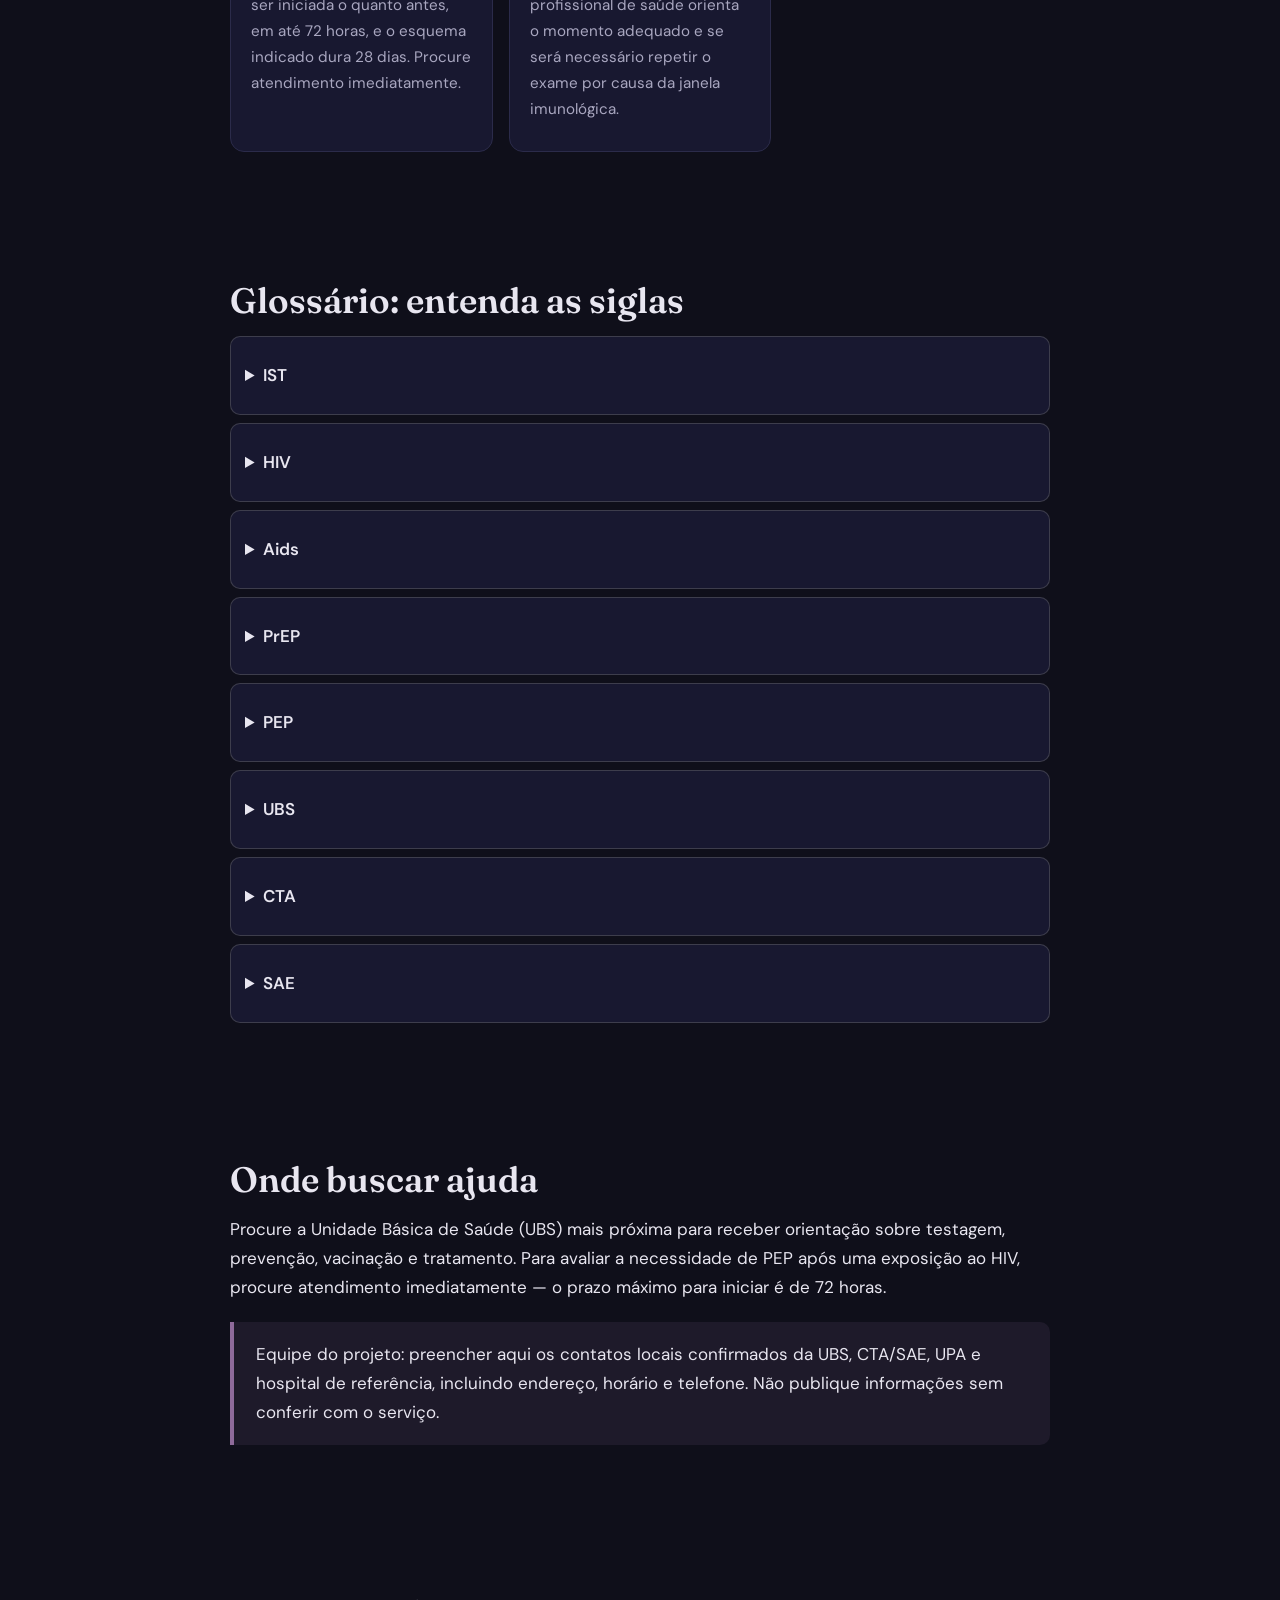
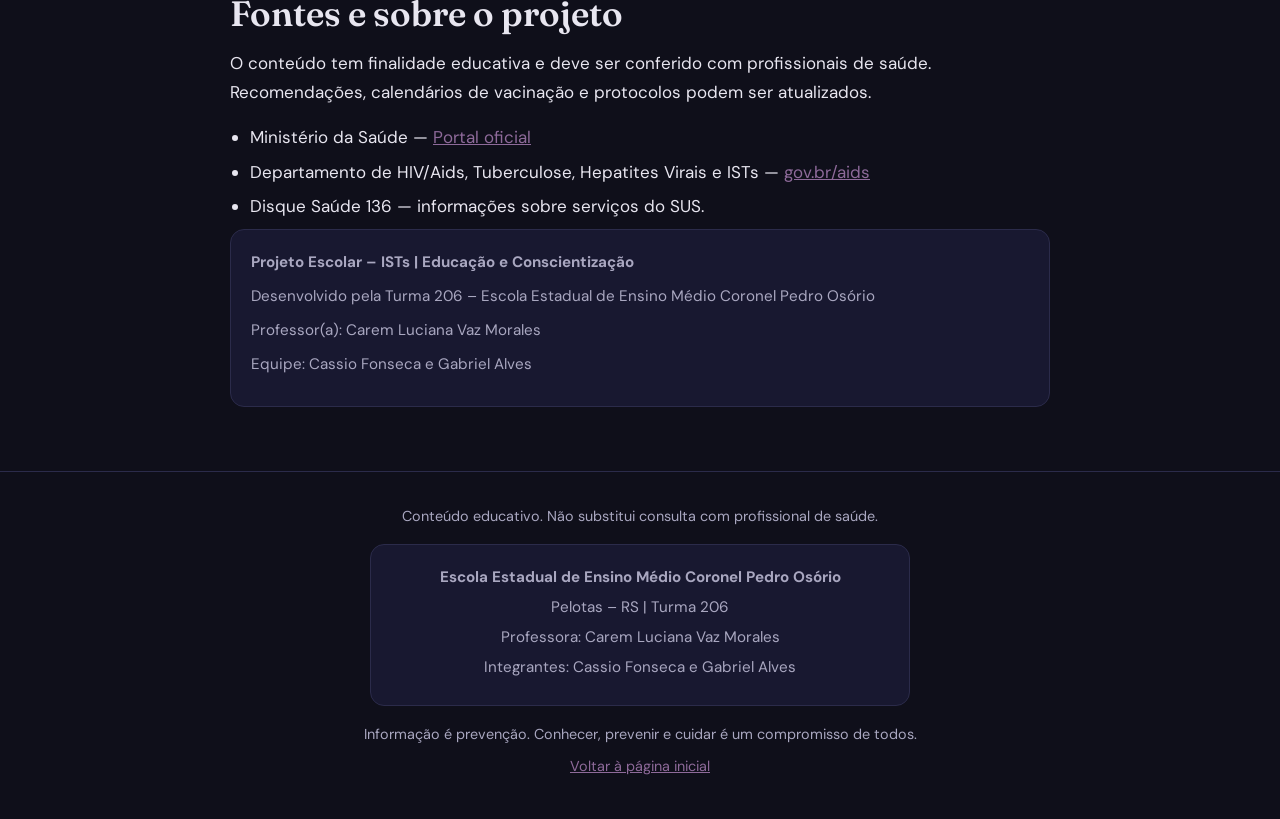
<file: todos.html>
<!DOCTYPE html>
<html lang="pt-BR">
<head>
<meta charset="UTF-8">
<meta name="viewport" content="width=device-width, initial-scale=1.0">
<title>ISTs - Para todas as pessoas</title>
<meta name="description" content="Informações sobre ISTs para jovens, adultos e pessoas idosas: prevenção, testagem, direitos e serviços.">
<link rel="icon" href="logopdst.png">
<link rel="preconnect" href="https://fonts.googleapis.com">
<link rel="preconnect" href="https://fonts.gstatic.com" crossorigin>
<link href="https://fonts.googleapis.com/css2?family=DM+Sans:wght@400;600&family=Fraunces:wght@600&display=swap" rel="stylesheet">
<link rel="stylesheet" href="style.css">
<link rel="stylesheet" href="extra.css">
<link rel="stylesheet" href="melhorias.css">
</head>
<body data-genero="">
<a class="pular" href="#principal">Pular para o conteúdo</a>
<div id="progresso"></div>
<header class="topo">
<button class="botao-menu" aria-label="Abrir menu" aria-expanded="false"><img src="logopdst.png" alt=""></button>
<a class="marca" href="index.html">ISTs</a>
<nav aria-label="Principal">
<a href="index.html">Início</a><a href="masculino.html">Masculino</a><a href="feminino.html">Feminino</a><a href="todos.html" aria-current="page">Para todos</a>
</nav>
</header>
<div id="veu" class="veu"></div>
<nav id="menu" class="menu" aria-label="Seções">
<a href="#intro">Introdução</a><a href="#jovens">Jovens e adolescentes</a><a href="#idosos">Pessoas idosas</a><a href="#transmissao">Transmissão</a><a href="#prevencao">Prevenção</a><a href="#glossario">Glossário</a><a href="#cidade">Onde buscar ajuda</a><a href="#fontes">Fontes e projeto</a>
</nav>
<main id="principal">
<section class="hero" id="intro">
<div class="fio"></div>
<h1>Informação para todas as pessoas</h1>
<p>Qualquer pessoa pode ter uma Infecção Sexualmente Transmissível (IST). Idade, gênero, orientação sexual ou estado civil não eliminam a possibilidade de transmissão. Informação, prevenção e atendimento respeitoso são direitos de todos.</p>
</section>

<section class="secao" id="jovens">
<h2>Jovens e adolescentes: informação sem julgamentos</h2>
<p>Ter dúvidas sobre corpo, relacionamentos, sexualidade, prevenção e consentimento é comum. Buscar informação confiável é uma atitude de cuidado, não motivo de vergonha.</p>
<div class="grade">
<div class="cartao"><h3>Converse com alguém de confiança</h3><p>Quando for seguro e confortável, conversar com familiares ou outro adulto de confiança pode ajudar. Também é possível buscar orientação diretamente em um serviço de saúde.</p></div>
<div class="cartao"><h3>Procure a UBS</h3><p>A equipe de saúde pode orientar sobre prevenção de ISTs, vacinação, preservativos, testagem e métodos contraceptivos, respeitando a privacidade e as regras de atendimento aplicáveis.</p></div>
<div class="cartao"><h3>Prevenção da gravidez</h3><p>Existem métodos contraceptivos, como preservativos, pílulas e outros métodos disponíveis no SUS. A maioria dos métodos evita gravidez, mas não protege contra ISTs. O preservativo ajuda a prevenir as duas situações.</p></div>
<div class="cartao"><h3>Consentimento importa</h3><p>Uma relação precisa ser livre e consentida. Ninguém deve ser pressionado, ameaçado ou obrigado a fazer algo. Em situação de violência, procure um serviço de saúde ou um adulto de confiança.</p></div>
</div>
<div class="destaque">Informações confiáveis: Ministério da Saúde (<a href="https://www.gov.br/saude/pt-br" target="_blank" rel="noopener">gov.br/saude</a>) e profissionais da UBS. Evite tomar decisões de saúde com base apenas em publicações sem fonte nas redes sociais.</div>
</section>

<section class="secao" id="idosos">
<h2>Saúde sexual também importa na terceira idade</h2>
<p>Pessoas idosas também têm vida afetiva e sexual e continuam expostas às ISTs. A idade não oferece proteção contra infecções. Por isso, prevenção, informação, testagem quando indicada e acompanhamento de saúde continuam importantes.</p>
<div class="grade">
<div class="cartao"><h3>Prevenção em qualquer idade</h3><p>O uso de preservativos e a vacinação contra hepatite B e HPV, conforme indicação, continuam sendo medidas importantes.</p></div>
<div class="cartao"><h3>Não ignore sinais — nem a ausência deles</h3><p>Algumas ISTs não apresentam sintomas. Converse com um profissional de saúde sobre testagem, mesmo que não haja desconforto.</p></div>
<div class="cartao"><h3>Atendimento sem preconceito</h3><p>Falar sobre saúde sexual com a equipe de saúde é legítimo em qualquer fase da vida. O atendimento deve ser respeitoso e sigiloso.</p></div>
</div>
</section>

<section class="secao" id="transmissao">
<h2>Como as ISTs podem ser transmitidas</h2>
<div class="grade">
<div class="cartao"><h3>Contato sexual</h3><p>Relações sexuais vaginais, anais ou orais sem proteção podem transmitir diferentes ISTs. Algumas também passam pelo contato direto com lesões ou mucosas.</p></div>
<div class="cartao"><h3>Sangue</h3><p>O compartilhamento de agulhas, seringas ou objetos perfurocortantes contaminados pode transmitir infecções como HIV e hepatites virais.</p></div>
<div class="cartao"><h3>Gestação e parto</h3><p>Algumas infecções podem passar da gestante para o bebê durante a gestação ou o parto. O pré-natal e o tratamento adequado reduzem riscos.</p></div>
<div class="cartao"><h3>O HIV não passa pelo convívio</h3><p>Abraços, apertos de mão, talheres, copos, assentos sanitários e piscinas não transmitem HIV.</p></div>
</div>
</section>

<section class="secao" id="prevencao">
<h2>Prevenção combinada</h2>
<div class="grade">
<div class="cartao"><h3>Preservativos</h3><p>Preservativos externos e internos ajudam a prevenir ISTs e gravidez. São distribuídos gratuitamente pelo SUS. Use um novo a cada relação e siga as instruções da embalagem.</p></div>
<div class="cartao"><h3>Vacinação</h3><p>As vacinas contra HPV e hepatite B ajudam a prevenir infecções. A indicação e o esquema dependem da idade e de condições específicas; confira sua situação na UBS.</p></div>
<div class="cartao"><h3>PrEP</h3><p>Profilaxia Pré-Exposição ao HIV: medicamento utilizado antes de possíveis exposições, após avaliação e acompanhamento por profissional de saúde. Não previne outras ISTs nem gravidez.</p></div>
<div class="cartao"><h3>PEP</h3><p>Profilaxia Pós-Exposição ao HIV: medida de urgência após uma possível exposição. Deve ser iniciada o quanto antes, em até 72 horas, e o esquema indicado dura 28 dias. Procure atendimento imediatamente.</p></div>
<div class="cartao"><h3>Testagem</h3><p>Testes ajudam a identificar infecções, inclusive quando não há sintomas. O profissional de saúde orienta o momento adequado e se será necessário repetir o exame por causa da janela imunológica.</p></div>
</div>
</section>

<section class="secao" id="glossario">
<h2>Glossário: entenda as siglas</h2>
<details class="d"><summary>IST</summary><p>Infecção Sexualmente Transmissível. É o termo atual porque uma infecção pode existir sem apresentar sintomas.</p></details>
<details class="d"><summary>HIV</summary><p>Vírus da Imunodeficiência Humana. Ataca o sistema imunológico. Existe tratamento eficaz e gratuito pelo SUS.</p></details>
<details class="d"><summary>Aids</summary><p>É a síndrome que pode ocorrer em estágio avançado da infecção pelo HIV quando não há tratamento. Ter HIV não significa necessariamente ter aids.</p></details>
<details class="d"><summary>PrEP</summary><p>Profilaxia Pré-Exposição: estratégia com medicamentos para prevenir o HIV antes de uma possível exposição, com acompanhamento de saúde.</p></details>
<details class="d"><summary>PEP</summary><p>Profilaxia Pós-Exposição: atendimento de urgência para avaliar o uso de medicamentos após possível exposição ao HIV. Deve começar em até 72 horas.</p></details>
<details class="d"><summary>UBS</summary><p>Unidade Básica de Saúde. Serviço do SUS que oferece cuidados de saúde, vacinação, orientação e, conforme a unidade, testagem e encaminhamentos.</p></details>
<details class="d"><summary>CTA</summary><p>Centro de Testagem e Aconselhamento. Serviço que oferece testagem e orientação sobre HIV e outras ISTs, conforme a organização local.</p></details>
<details class="d"><summary>SAE</summary><p>Serviço de Assistência Especializada. Unidade que acompanha pessoas que vivem com HIV e outras condições, conforme a rede local.</p></details>
</section>

<section class="secao" id="cidade">
<h2>Onde buscar ajuda</h2>
<p>Procure a Unidade Básica de Saúde (UBS) mais próxima para receber orientação sobre testagem, prevenção, vacinação e tratamento. Para avaliar a necessidade de PEP após uma exposição ao HIV, procure atendimento imediatamente — o prazo máximo para iniciar é de 72 horas.</p>
<div class="destaque">Equipe do projeto: preencher aqui os contatos locais confirmados da UBS, CTA/SAE, UPA e hospital de referência, incluindo endereço, horário e telefone. Não publique informações sem conferir com o serviço.</div>
</section>

<section class="secao" id="fontes">
<h2>Fontes e sobre o projeto</h2>
<p>O conteúdo tem finalidade educativa e deve ser conferido com profissionais de saúde. Recomendações, calendários de vacinação e protocolos podem ser atualizados.</p>
<ul class="lista-simples">
<li>Ministério da Saúde — <a href="https://www.gov.br/saude/pt-br" target="_blank" rel="noopener">Portal oficial</a></li>
<li>Departamento de HIV/Aids, Tuberculose, Hepatites Virais e ISTs — <a href="https://www.gov.br/aids" target="_blank" rel="noopener">gov.br/aids</a></li>
<li>Disque Saúde 136 — informações sobre serviços do SUS.</li>
</ul>
<div class="cartao">
<p><strong>Projeto Escolar – ISTs | Educação e Conscientização</strong></p>
<p>Desenvolvido pela Turma 206 – Escola Estadual de Ensino Médio Coronel Pedro Osório</p>
<p>Professor(a): Carem Luciana Vaz Morales</p>
<p>Equipe: Cassio Fonseca e Gabriel Alves</p>

</div>
</section>
</main>
<footer class="rodape">
<p>Conteúdo educativo. Não substitui consulta com profissional de saúde.</p><div class="cartao identidade"><p><strong>Escola Estadual de Ensino Médio Coronel Pedro Osório</strong></p><p>Pelotas – RS | Turma 206</p><p>Professora: Carem Luciana Vaz Morales</p><p>Integrantes: Cassio Fonseca e Gabriel Alves</p></div>
<p>Informação é prevenção. Conhecer, prevenir e cuidar é um compromisso de todos.</p>
<p><a href="index.html">Voltar à página inicial</a></p>
</footer>
<button id="subir" aria-label="Voltar ao topo">↑</button>
<script src="script.js"></script>
<script src="chatbot.js"></script>
</body>
</html>
</file>
<file: style.css>
:root{--rosa:#e07a8f;--roxo:#8e6a9a;--azul:#7b7fd6;--fundo:#0f0f1a;--painel:#181830;--borda:#2b2b4a;--texto:#e8e6f0;--suave:#a9a7c0;--acento:var(--roxo);--grad:linear-gradient(90deg,var(--rosa),var(--roxo),var(--azul))}body.tema-m{--acento:var(--azul)}body.tema-f{--acento:var(--rosa)}*{margin:0;padding:0;box-sizing:border-box}html{scroll-behavior:smooth;scroll-padding-top:80px}body{background:var(--fundo);color:var(--texto);font:17px/1.7 "DM Sans",system-ui,Arial,sans-serif}h1,h2,h3{font-family:"Fraunces",Georgia,serif;line-height:1.2;font-weight:600}h1{font-size:clamp(2.2rem,6vw,3.6rem);margin-bottom:16px}h2{font-size:clamp(1.6rem,4vw,2.2rem);margin-bottom:14px}h3{font-size:1.15rem;margin-bottom:6px}p{margin-bottom:16px;max-width:68ch}a{color:var(--acento)}:focus-visible{outline:3px solid var(--acento);outline-offset:3px}#progresso{position:fixed;top:0;left:0;height:4px;width:0;background:var(--grad);z-index:1100}.topo{position:sticky;top:0;z-index:900;display:flex;align-items:center;gap:14px;padding:10px 18px;background:rgba(15,15,26,.88);backdrop-filter:blur(14px);border-bottom:1px solid var(--borda)}.botao-menu{background:none;border:0;cursor:pointer;display:flex}.botao-menu img{width:48px;height:auto}.marca{font-family:"Fraunces",serif;font-weight:600;color:var(--texto);text-decoration:none;font-size:1.2rem}.topo nav{margin-left:auto;display:flex;gap:6px}.topo nav a{color:var(--suave);text-decoration:none;padding:6px 12px;border-radius:99px;font-size:.95rem}.topo nav a:hover,.topo nav a[aria-current]{color:#fff;background:var(--painel)}.menu{position:fixed;top:0;left:-290px;width:280px;height:100%;background:#14142b;border-right:1px solid var(--borda);padding:90px 0 20px;transition:left .35s;z-index:1000}.menu.ativo{left:0}.menu a{display:block;padding:13px 28px;color:var(--suave);text-decoration:none;border-left:4px solid transparent}.menu a:hover{color:#fff;border-left-color:var(--acento);background:var(--painel)}.veu{position:fixed;inset:0;background:rgba(0,0,0,.5);opacity:0;pointer-events:none;transition:.3s;z-index:950}.veu.ativo{opacity:1;pointer-events:auto}.secao{max-width:860px;margin:auto;padding:64px 20px}.hero{max-width:860px;margin:auto;padding:70px 20px 30px}.hero .fio{height:6px;width:140px;border-radius:9px;background:var(--grad);margin-bottom:24px}.hero p{font-size:1.15rem;color:var(--suave)}.destaque{background:rgba(142,106,154,.12);padding:18px 22px;border-left:4px solid var(--acento);border-radius:0 10px 10px 0;margin:20px 0}.grade{display:grid;grid-template-columns:repeat(auto-fit,minmax(min(230px,100%),1fr));gap:16px;margin-top:20px}.cartao{background:var(--painel);border:1px solid var(--borda);border-radius:14px;padding:20px}.cartao p{font-size:.95rem;color:var(--suave);margin:0 0 8px}.cartao b{color:var(--texto)}.escolha{display:grid;grid-template-columns:1fr 1fr;gap:0;margin-top:30px;border-radius:20px;overflow:hidden;border:1px solid var(--borda)}.escolha a{padding:44px 24px;text-decoration:none;color:#fff;text-align:center;transition:filter .2s}.escolha a:hover{filter:brightness(1.15)}.escolha .f{background:linear-gradient(135deg,#8b3d52,#5b3a66)}.escolha .m{background:linear-gradient(135deg,#5b3a66,#3d4290)}.escolha span{display:block;font-size:3.4rem;line-height:1}.escolha h2{margin:10px 0 4px}.escolha p{margin:0 auto;font-size:.95rem;color:#ece9f7}input[type=search]{width:100%;max-width:420px;padding:12px 16px;border-radius:99px;border:1px solid var(--borda);background:var(--painel);color:var(--texto);font:inherit}details{background:var(--painel);border:1px solid var(--borda);border-radius:12px;margin-bottom:10px;padding:0 18px}summary{cursor:pointer;padding:14px 0;font-weight:600}details[open] summary{color:var(--acento)}details p{font-size:.96rem;color:var(--suave)}.quiz-q{font-size:1.1rem;margin:14px 0}.botoes{display:flex;gap:12px;flex-wrap:wrap}button.btn{font:inherit;font-weight:600;padding:12px 26px;border-radius:99px;border:2px solid var(--acento);background:transparent;color:var(--texto);cursor:pointer}button.btn:hover{background:var(--acento);color:#fff}.feedback{min-height:60px;margin-top:14px}.lista-check label{display:flex;gap:12px;padding:10px 0;border-bottom:1px solid var(--borda);cursor:pointer}.lista-check input{accent-color:var(--acento);width:20px;height:20px;flex:none;margin-top:4px}.barra{height:10px;background:var(--painel);border-radius:9px;overflow:hidden;margin:14px 0 6px}.barra i{display:block;height:100%;width:0;background:var(--grad);transition:width .4s}.rodape{border-top:1px solid var(--borda);text-align:center;padding:32px 20px;color:var(--suave);font-size:.9rem}.rodape p{margin:0 auto 8px}#subir{position:fixed;right:18px;bottom:18px;width:46px;height:46px;border-radius:50%;border:0;background:var(--acento);color:#fff;font-size:1.3rem;cursor:pointer;opacity:0;pointer-events:none;transition:.3s;z-index:900}#subir.ver{opacity:1;pointer-events:auto}@media(max-width:640px){.topo nav a:not([aria-current]){display:none}.escolha{grid-template-columns:1fr}.hero{padding-top:48px}.secao{padding:46px 18px}}@media(prefers-reduced-motion:reduce){*{transition:none!important;scroll-behavior:auto!important}}#caren-btn{position:fixed;left:18px;bottom:18px;display:flex;align-items:center;gap:10px;padding:8px 18px 8px 8px;border:0;border-radius:99px;background:var(--grad);color:#fff;font:600 .95rem "DM Sans",sans-serif;cursor:pointer;z-index:900;box-shadow:0 8px 24px rgba(0,0,0,.4)}#caren-btn img{width:36px;height:36px;border-radius:50%;background:#fff;object-fit:contain;padding:3px}#caren{position:fixed;left:18px;bottom:78px;width:min(380px,calc(100vw - 36px));height:min(540px,calc(100vh - 110px));display:none;flex-direction:column;background:#14142b;border:1px solid var(--borda);border-radius:18px;overflow:hidden;z-index:960;box-shadow:0 16px 48px rgba(0,0,0,.55)}#caren.aberto{display:flex}.c-topo{display:flex;align-items:center;gap:10px;padding:12px 14px;background:var(--grad);color:#fff}.c-topo img{width:34px;height:34px;border-radius:50%;background:#fff;padding:3px}.c-topo b{font-family:"Fraunces",serif;font-size:1.05rem}.c-topo small{display:block;opacity:.9;font-size:.78rem}.c-topo button{margin-left:auto;background:none;border:0;color:#fff;font-size:1.5rem;cursor:pointer;line-height:1}#c-msgs{flex:1;overflow-y:auto;padding:14px;display:flex;flex-direction:column;gap:10px}.c-m{max-width:88%;padding:10px 14px;border-radius:14px;font-size:.93rem;line-height:1.5}.c-m p{margin:0 0 8px;font-size:inherit;max-width:none;color:inherit}.c-m p:last-child{margin:0}.c-bot{background:var(--painel);border:1px solid var(--borda);align-self:flex-start;border-bottom-left-radius:4px}.c-eu{background:var(--roxo);color:#fff;align-self:flex-end;border-bottom-right-radius:4px}.c-sug{display:flex;flex-wrap:wrap;gap:6px;padding:0 14px 8px}.c-sug button{font:inherit;font-size:.82rem;padding:6px 12px;border-radius:99px;border:1px solid var(--roxo);background:transparent;color:var(--texto);cursor:pointer}.c-sug button:hover{background:var(--roxo)}#c-form{display:flex;gap:8px;padding:10px 12px;border-top:1px solid var(--borda)}#c-in{flex:1;min-width:0;padding:10px 14px;border-radius:99px;border:1px solid var(--borda);background:var(--painel);color:var(--texto);font:inherit;font-size:.93rem}#c-form button{border:0;border-radius:99px;padding:0 18px;background:var(--roxo);color:#fff;font:600 .9rem "DM Sans",sans-serif;cursor:pointer}@media(max-width:640px){#caren-btn span{display:none}#caren-btn{padding:8px}}
</file>
<file: extra.css>
.pular{position:absolute;left:-999px;top:0;background:#fff;color:#000;padding:8px 12px;z-index:1000}.pular:focus{left:8px;top:8px}a:focus-visible,button:focus-visible,summary:focus-visible,input:focus-visible{outline:3px solid #1a73e8;outline-offset:2px}.cartao.largo{display:block;margin-top:14px;text-decoration:none;color:inherit}.alerta{border-left:4px solid #c0392b;background:rgba(192,57,43,.09);padding:14px 16px;border-radius:8px;margin:14px 0}.alerta h3{margin:0 0 6px}.alerta p{margin:0 0 6px}.alerta ul{margin:6px 0 0;padding-left:20px}details.d{border:1px solid rgba(128,128,128,.35);border-radius:10px;padding:10px 14px;margin:8px 0}details.d summary{cursor:pointer;font-weight:600}details.d p{margin:8px 0 0}.lista-simples{padding-left:20px;margin:8px 0}.lista-simples li{margin:6px 0}.identidade{margin:16px auto;max-width:540px;text-align:center}.identidade p{margin:0 auto 4px}.reserva-logo{margin-top:18px;padding:22px;border:1px dashed var(--suave);border-radius:12px;text-align:center;color:var(--suave)}.reserva-logo p{margin:6px auto 0;font-size:.9rem}
</file>
<file: melhorias.css>
.hero-inicio{padding-top:78px}.sobretitulo{font-size:.78rem!important;letter-spacing:.16em;font-weight:600;color:var(--acento)!important;margin-bottom:12px}.hero-inicio h1{max-width:18ch}.chamada-dado{margin:28px 0;padding:22px 24px;background:linear-gradient(135deg,rgba(224,122,143,.14),rgba(123,127,214,.14));border:1px solid var(--borda);border-left:5px solid var(--acento);border-radius:14px}.chamada-dado>strong{display:block;font-family:"Fraunces",Georgia,serif;font-size:1.3rem;margin-bottom:8px}.chamada-dado p{margin:0 0 8px}.chamada-dado .nota-dado,.nota-dado{font-size:.82rem;color:var(--suave);margin-top:8px}.frase-final{font-weight:600;font-size:1.08rem;color:var(--texto)}#projeto .cartao p:last-child{margin-bottom:0}@media(max-width:640px){.hero-inicio{padding-top:48px}.chamada-dado{padding:18px}}
</file>
